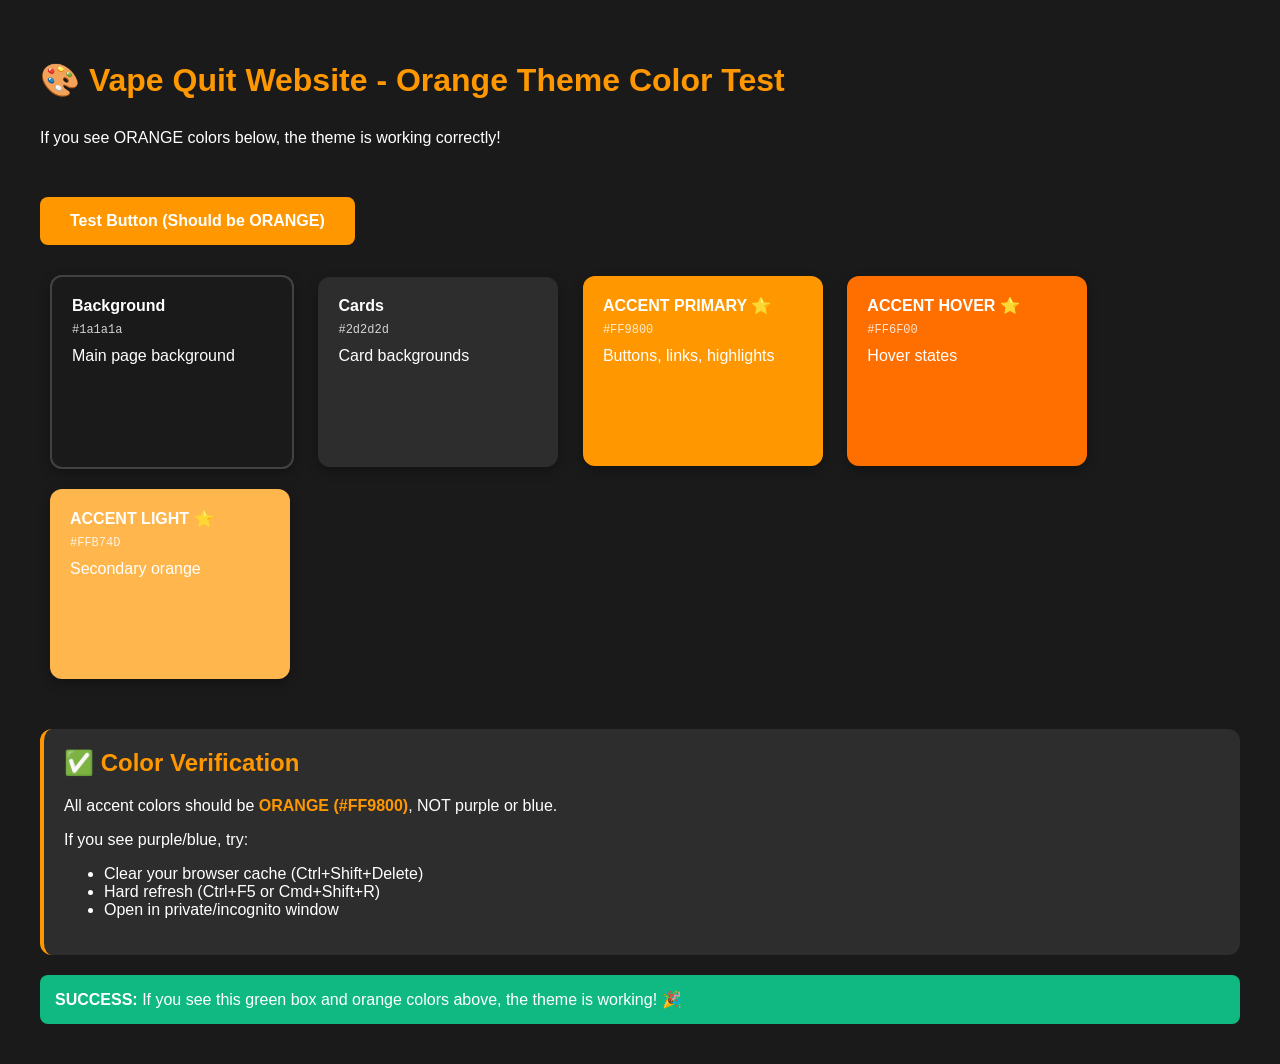
<file: color-test.html>
<!DOCTYPE html>
<html lang="en">
<head>
    <meta charset="UTF-8">
    <meta name="viewport" content="width=device-width, initial-scale=1.0">
    <title>Color Test - Vape Quit Orange Theme</title>
    <style>
        body {
            margin: 0;
            padding: 40px;
            background: #1a1a1a;
            font-family: Arial, sans-serif;
            color: white;
        }
        
        .color-box {
            display: inline-block;
            width: 200px;
            height: 150px;
            margin: 10px;
            border-radius: 12px;
            padding: 20px;
            box-shadow: 0 4px 12px rgba(0,0,0,0.3);
        }
        
        .color-name {
            font-weight: bold;
            margin-bottom: 8px;
        }
        
        .color-code {
            font-size: 12px;
            opacity: 0.8;
            font-family: monospace;
        }
        
        h1 {
            color: #FF9800;
            margin-bottom: 30px;
        }
        
        .test-button {
            background: #FF9800;
            color: white;
            padding: 15px 30px;
            border: none;
            border-radius: 8px;
            font-size: 16px;
            font-weight: bold;
            cursor: pointer;
            margin: 20px 0;
        }
        
        .test-button:hover {
            background: #FF6F00;
        }
    </style>
</head>
<body>
    <h1>🎨 Vape Quit Website - Orange Theme Color Test</h1>
    
    <p style="margin-bottom: 30px;">If you see ORANGE colors below, the theme is working correctly!</p>
    
    <button class="test-button">Test Button (Should be ORANGE)</button>
    
    <div>
        <div class="color-box" style="background: #1a1a1a; border: 2px solid #424242;">
            <div class="color-name">Background</div>
            <div class="color-code">#1a1a1a</div>
            <div style="margin-top: 10px;">Main page background</div>
        </div>
        
        <div class="color-box" style="background: #2d2d2d;">
            <div class="color-name">Cards</div>
            <div class="color-code">#2d2d2d</div>
            <div style="margin-top: 10px;">Card backgrounds</div>
        </div>
        
        <div class="color-box" style="background: #FF9800;">
            <div class="color-name">ACCENT PRIMARY ⭐</div>
            <div class="color-code">#FF9800</div>
            <div style="margin-top: 10px;">Buttons, links, highlights</div>
        </div>
        
        <div class="color-box" style="background: #FF6F00;">
            <div class="color-name">ACCENT HOVER ⭐</div>
            <div class="color-code">#FF6F00</div>
            <div style="margin-top: 10px;">Hover states</div>
        </div>
        
        <div class="color-box" style="background: #FFB74D;">
            <div class="color-name">ACCENT LIGHT ⭐</div>
            <div class="color-code">#FFB74D</div>
            <div style="margin-top: 10px;">Secondary orange</div>
        </div>
    </div>
    
    <div style="margin-top: 40px; padding: 20px; background: #2d2d2d; border-radius: 12px; border-left: 4px solid #FF9800;">
        <h2 style="color: #FF9800; margin-top: 0;">✅ Color Verification</h2>
        <p>All accent colors should be <strong style="color: #FF9800;">ORANGE (#FF9800)</strong>, NOT purple or blue.</p>
        <p>If you see purple/blue, try:</p>
        <ul>
            <li>Clear your browser cache (Ctrl+Shift+Delete)</li>
            <li>Hard refresh (Ctrl+F5 or Cmd+Shift+R)</li>
            <li>Open in private/incognito window</li>
        </ul>
    </div>
    
    <div style="margin-top: 20px; padding: 15px; background: #10b981; border-radius: 8px;">
        <strong>SUCCESS:</strong> If you see this green box and orange colors above, the theme is working! 🎉
    </div>
</body>
</html>
</file>
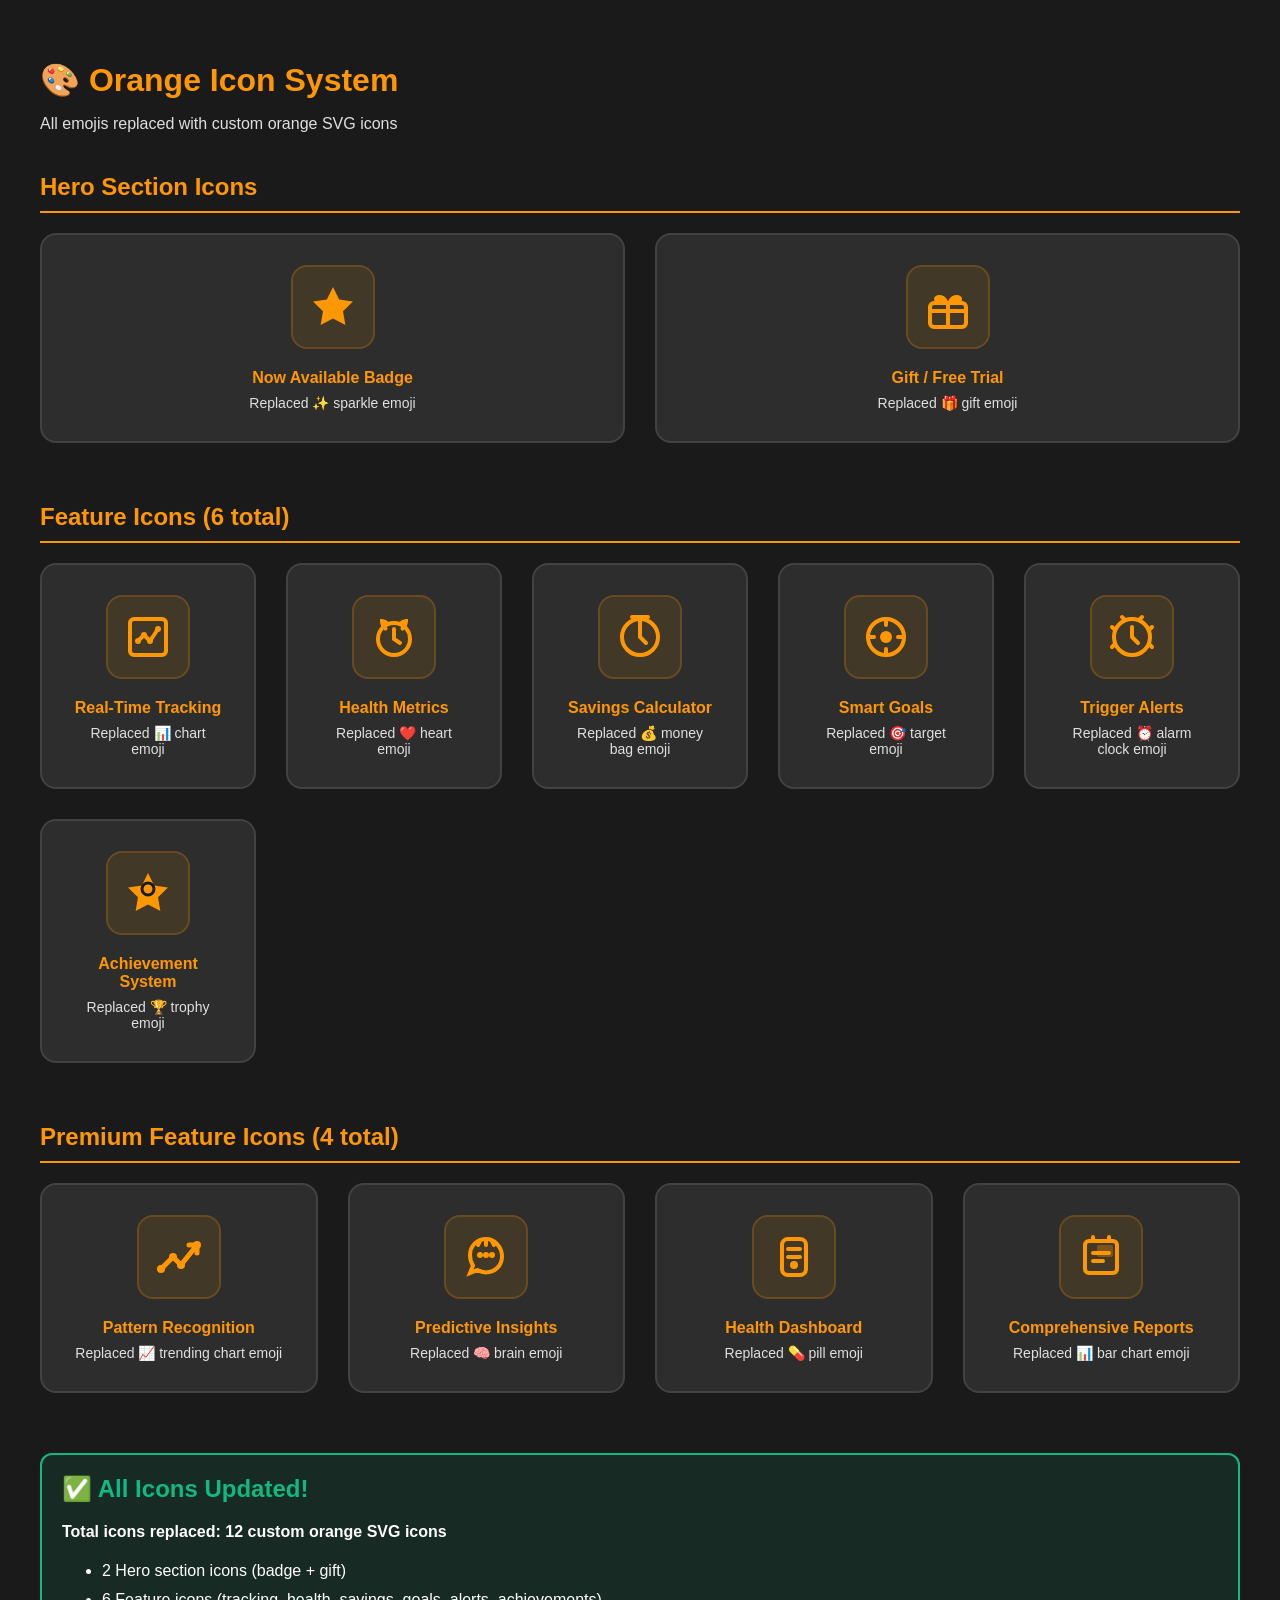
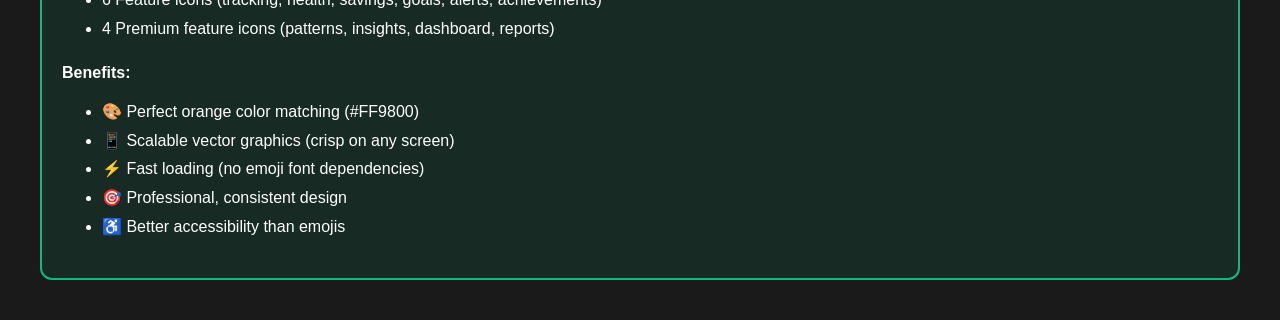
<file: icons-preview.html>
<!DOCTYPE html>
<html lang="en">
<head>
    <meta charset="UTF-8">
    <meta name="viewport" content="width=device-width, initial-scale=1.0">
    <title>Orange Icons Preview - Vape Quit</title>
    <style>
        body {
            margin: 0;
            padding: 40px;
            background: #1a1a1a;
            font-family: Arial, sans-serif;
            color: white;
        }
        
        h1 {
            color: #FF9800;
            margin-bottom: 10px;
        }
        
        .subtitle {
            color: #e0e0e0;
            margin-bottom: 40px;
        }
        
        .icon-grid {
            display: grid;
            grid-template-columns: repeat(auto-fit, minmax(200px, 1fr));
            gap: 30px;
            margin-bottom: 60px;
        }
        
        .icon-card {
            background: #2d2d2d;
            padding: 30px;
            border-radius: 16px;
            text-align: center;
            border: 2px solid #424242;
        }
        
        .icon-wrapper {
            width: 80px;
            height: 80px;
            margin: 0 auto 20px;
            background: rgba(255, 152, 0, 0.1);
            border-radius: 16px;
            display: flex;
            align-items: center;
            justify-content: center;
            border: 2px solid rgba(255, 152, 0, 0.2);
        }
        
        .icon-name {
            color: #FF9800;
            font-weight: bold;
            margin-bottom: 8px;
        }
        
        .icon-desc {
            color: #e0e0e0;
            font-size: 14px;
        }
        
        .section-title {
            color: #FF9800;
            font-size: 24px;
            margin: 40px 0 20px 0;
            border-bottom: 2px solid #FF9800;
            padding-bottom: 10px;
        }
        
        .success-box {
            background: rgba(16, 185, 129, 0.1);
            border: 2px solid #10b981;
            padding: 20px;
            border-radius: 12px;
            margin-top: 40px;
        }
        
        .success-box h2 {
            color: #10b981;
            margin-top: 0;
        }
    </style>
</head>
<body>
    <h1>🎨 Orange Icon System</h1>
    <p class="subtitle">All emojis replaced with custom orange SVG icons</p>

    <h2 class="section-title">Hero Section Icons</h2>
    <div class="icon-grid">
        <div class="icon-card">
            <div class="icon-wrapper">
                <svg width="48" height="48" viewBox="0 0 24 24" fill="none">
                    <path d="M12 2L15.09 8.26L22 9.27L17 14.14L18.18 21.02L12 17.77L5.82 21.02L7 14.14L2 9.27L8.91 8.26L12 2Z" fill="#FF9800"/>
                </svg>
            </div>
            <div class="icon-name">Now Available Badge</div>
            <div class="icon-desc">Replaced ✨ sparkle emoji</div>
        </div>
        
        <div class="icon-card">
            <div class="icon-wrapper">
                <svg width="48" height="48" viewBox="0 0 24 24" fill="none">
                    <rect x="3" y="10" width="18" height="12" rx="2" stroke="#FF9800" stroke-width="2" fill="none"/>
                    <path d="M3 14H21" stroke="#FF9800" stroke-width="2"/>
                    <path d="M12 10V22" stroke="#FF9800" stroke-width="2"/>
                    <path d="M12 10C12 8 10 6 8 6C6 6 5 7 5 8C5 9 6 10 8 10H12Z" fill="#FF9800"/>
                    <path d="M12 10C12 8 14 6 16 6C18 6 19 7 19 8C19 9 18 10 16 10H12Z" fill="#FF9800"/>
                </svg>
            </div>
            <div class="icon-name">Gift / Free Trial</div>
            <div class="icon-desc">Replaced 🎁 gift emoji</div>
        </div>
    </div>

    <h2 class="section-title">Feature Icons (6 total)</h2>
    <div class="icon-grid">
        <div class="icon-card">
            <div class="icon-wrapper">
                <svg width="48" height="48" viewBox="0 0 24 24" fill="none">
                    <rect x="3" y="3" width="18" height="18" rx="2" stroke="#FF9800" stroke-width="2"/>
                    <path d="M7 14L10 11L13 14L17 8" stroke="#FF9800" stroke-width="2" stroke-linecap="round" stroke-linejoin="round"/>
                    <circle cx="7" cy="14" r="1.5" fill="#FF9800"/>
                    <circle cx="10" cy="11" r="1.5" fill="#FF9800"/>
                    <circle cx="13" cy="14" r="1.5" fill="#FF9800"/>
                    <circle cx="17" cy="8" r="1.5" fill="#FF9800"/>
                </svg>
            </div>
            <div class="icon-name">Real-Time Tracking</div>
            <div class="icon-desc">Replaced 📊 chart emoji</div>
        </div>
        
        <div class="icon-card">
            <div class="icon-wrapper">
                <svg width="48" height="48" viewBox="0 0 24 24" fill="none">
                    <path d="M12 21C16.4183 21 20 17.4183 20 13C20 8.58172 16.4183 5 12 5C7.58172 5 4 8.58172 4 13C4 17.4183 7.58172 21 12 21Z" stroke="#FF9800" stroke-width="2"/>
                    <path d="M12 8V13L15 15" stroke="#FF9800" stroke-width="2" stroke-linecap="round"/>
                    <path d="M16.24 7.76C17.32 6.68 18 5.5 18 4C18 4 16.5 4 15 5.5" stroke="#FF9800" stroke-width="2" stroke-linecap="round"/>
                    <path d="M7.76 7.76C6.68 6.68 6 5.5 6 4C6 4 7.5 4 9 5.5" stroke="#FF9800" stroke-width="2" stroke-linecap="round"/>
                </svg>
            </div>
            <div class="icon-name">Health Metrics</div>
            <div class="icon-desc">Replaced ❤️ heart emoji</div>
        </div>
        
        <div class="icon-card">
            <div class="icon-wrapper">
                <svg width="48" height="48" viewBox="0 0 24 24" fill="none">
                    <circle cx="12" cy="12" r="9" stroke="#FF9800" stroke-width="2"/>
                    <path d="M12 6V12L15 15" stroke="#FF9800" stroke-width="2" stroke-linecap="round"/>
                    <path d="M8 2H16M12 2V6" stroke="#FF9800" stroke-width="2" stroke-linecap="round"/>
                </svg>
            </div>
            <div class="icon-name">Savings Calculator</div>
            <div class="icon-desc">Replaced 💰 money bag emoji</div>
        </div>
        
        <div class="icon-card">
            <div class="icon-wrapper">
                <svg width="48" height="48" viewBox="0 0 24 24" fill="none">
                    <circle cx="12" cy="12" r="9" stroke="#FF9800" stroke-width="2"/>
                    <circle cx="12" cy="12" r="3" fill="#FF9800"/>
                    <path d="M12 3V6M12 18V21M3 12H6M18 12H21" stroke="#FF9800" stroke-width="2" stroke-linecap="round"/>
                </svg>
            </div>
            <div class="icon-name">Smart Goals</div>
            <div class="icon-desc">Replaced 🎯 target emoji</div>
        </div>
        
        <div class="icon-card">
            <div class="icon-wrapper">
                <svg width="48" height="48" viewBox="0 0 24 24" fill="none">
                    <circle cx="12" cy="12" r="9" stroke="#FF9800" stroke-width="2"/>
                    <path d="M12 7V12L15 15" stroke="#FF9800" stroke-width="2" stroke-linecap="round" stroke-linejoin="round"/>
                    <path d="M8.5 3.5L7 2M15.5 3.5L17 2M3.5 8.5L2 7M3.5 15.5L2 17M20.5 8.5L22 7M20.5 15.5L22 17" stroke="#FF9800" stroke-width="2" stroke-linecap="round"/>
                </svg>
            </div>
            <div class="icon-name">Trigger Alerts</div>
            <div class="icon-desc">Replaced ⏰ alarm clock emoji</div>
        </div>
        
        <div class="icon-card">
            <div class="icon-wrapper">
                <svg width="48" height="48" viewBox="0 0 24 24" fill="none">
                    <path d="M12 2L15.09 8.26L22 9.27L17 14.14L18.18 21.02L12 17.77L5.82 21.02L7 14.14L2 9.27L8.91 8.26L12 2Z" fill="#FF9800"/>
                    <circle cx="12" cy="10" r="3" stroke="#1a1a1a" stroke-width="1.5"/>
                </svg>
            </div>
            <div class="icon-name">Achievement System</div>
            <div class="icon-desc">Replaced 🏆 trophy emoji</div>
        </div>
    </div>

    <h2 class="section-title">Premium Feature Icons (4 total)</h2>
    <div class="icon-grid">
        <div class="icon-card">
            <div class="icon-wrapper">
                <svg width="48" height="48" viewBox="0 0 24 24" fill="none">
                    <path d="M3 18L9 12L13 16L21 6" stroke="#FF9800" stroke-width="2.5" stroke-linecap="round" stroke-linejoin="round"/>
                    <path d="M21 6H17M21 6V10" stroke="#FF9800" stroke-width="2.5" stroke-linecap="round" stroke-linejoin="round"/>
                    <circle cx="3" cy="18" r="2" fill="#FF9800"/>
                    <circle cx="9" cy="12" r="2" fill="#FF9800"/>
                    <circle cx="13" cy="16" r="2" fill="#FF9800"/>
                    <circle cx="21" cy="6" r="2" fill="#FF9800"/>
                </svg>
            </div>
            <div class="icon-name">Pattern Recognition</div>
            <div class="icon-desc">Replaced 📈 trending chart emoji</div>
        </div>
        
        <div class="icon-card">
            <div class="icon-wrapper">
                <svg width="48" height="48" viewBox="0 0 24 24" fill="none">
                    <path d="M12 3C7.5 3 4 6.5 4 11C4 13 4.5 14.8 5.5 16.3L4 20L7.7 18.5C9.2 19.3 10.6 19.7 12 19.7C16.5 19.7 20 16.2 20 11.7C20 7.2 16.5 3 12 3Z" stroke="#FF9800" stroke-width="2" fill="none"/>
                    <circle cx="9" cy="11" r="1.5" fill="#FF9800"/>
                    <circle cx="12" cy="11" r="1.5" fill="#FF9800"/>
                    <circle cx="15" cy="11" r="1.5" fill="#FF9800"/>
                    <path d="M12 3V6" stroke="#FF9800" stroke-width="2" stroke-linecap="round"/>
                    <path d="M9 4L8 6" stroke="#FF9800" stroke-width="2" stroke-linecap="round"/>
                    <path d="M15 4L16 6" stroke="#FF9800" stroke-width="2" stroke-linecap="round"/>
                </svg>
            </div>
            <div class="icon-name">Predictive Insights</div>
            <div class="icon-desc">Replaced 🧠 brain emoji</div>
        </div>
        
        <div class="icon-card">
            <div class="icon-wrapper">
                <svg width="48" height="48" viewBox="0 0 24 24" fill="none">
                    <rect x="6" y="3" width="12" height="18" rx="3" stroke="#FF9800" stroke-width="2" fill="none"/>
                    <path d="M9 8H15M9 12H15" stroke="#FF9800" stroke-width="2" stroke-linecap="round"/>
                    <circle cx="12" cy="16" r="2" fill="#FF9800"/>
                    <path d="M10 3L14 3" stroke="#FF9800" stroke-width="2" stroke-linecap="round"/>
                </svg>
            </div>
            <div class="icon-name">Health Dashboard</div>
            <div class="icon-desc">Replaced 💊 pill emoji</div>
        </div>
        
        <div class="icon-card">
            <div class="icon-wrapper">
                <svg width="48" height="48" viewBox="0 0 24 24" fill="none">
                    <rect x="4" y="4" width="16" height="16" rx="2" stroke="#FF9800" stroke-width="2"/>
                    <path d="M8 10H16M8 14H13" stroke="#FF9800" stroke-width="2" stroke-linecap="round"/>
                    <path d="M8 4V2M16 4V2" stroke="#FF9800" stroke-width="2" stroke-linecap="round"/>
                    <rect x="10" y="6" width="8" height="6" rx="1" fill="#FF9800" opacity="0.3"/>
                </svg>
            </div>
            <div class="icon-name">Comprehensive Reports</div>
            <div class="icon-desc">Replaced 📊 bar chart emoji</div>
        </div>
    </div>

    <div class="success-box">
        <h2>✅ All Icons Updated!</h2>
        <p><strong>Total icons replaced: 12 custom orange SVG icons</strong></p>
        <ul style="line-height: 1.8;">
            <li>2 Hero section icons (badge + gift)</li>
            <li>6 Feature icons (tracking, health, savings, goals, alerts, achievements)</li>
            <li>4 Premium feature icons (patterns, insights, dashboard, reports)</li>
        </ul>
        <p style="margin-top: 20px;"><strong>Benefits:</strong></p>
        <ul style="line-height: 1.8;">
            <li>🎨 Perfect orange color matching (#FF9800)</li>
            <li>📱 Scalable vector graphics (crisp on any screen)</li>
            <li>⚡ Fast loading (no emoji font dependencies)</li>
            <li>🎯 Professional, consistent design</li>
            <li>♿ Better accessibility than emojis</li>
        </ul>
    </div>
</body>
</html>
</file>
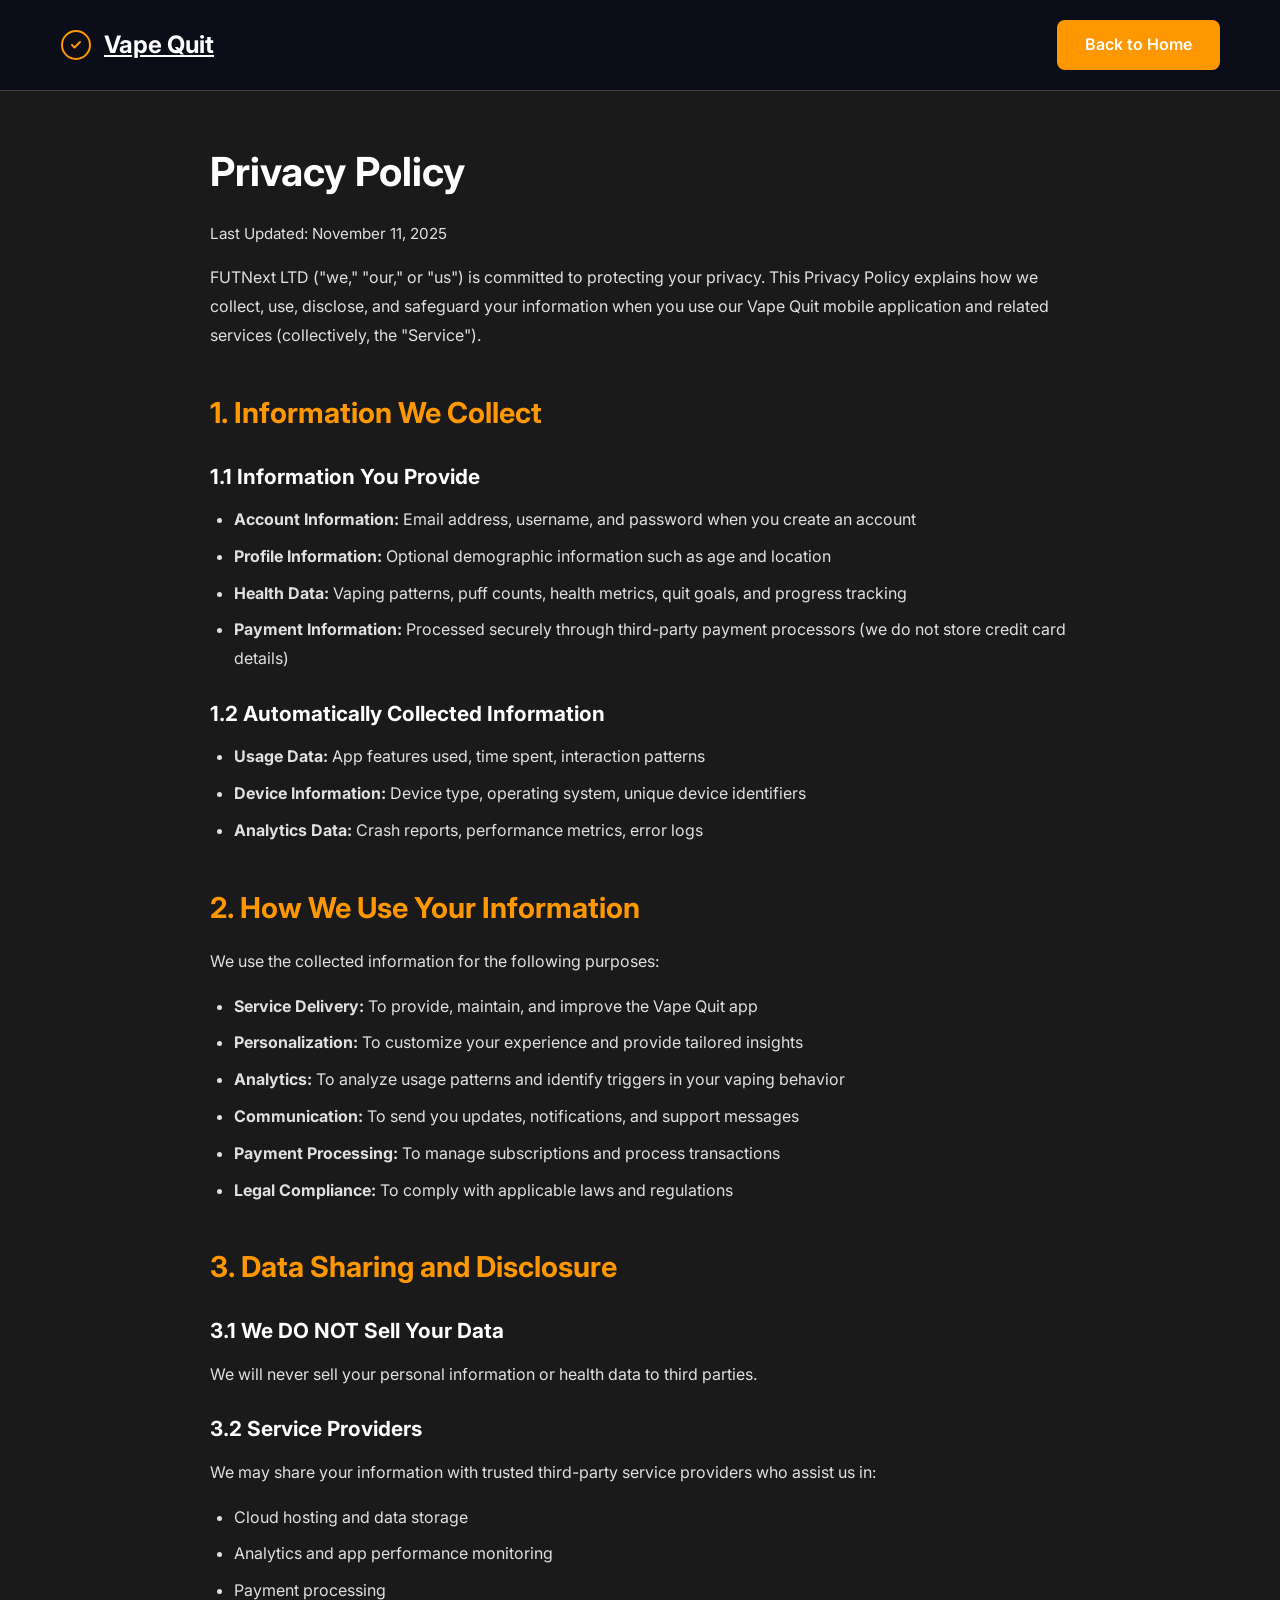
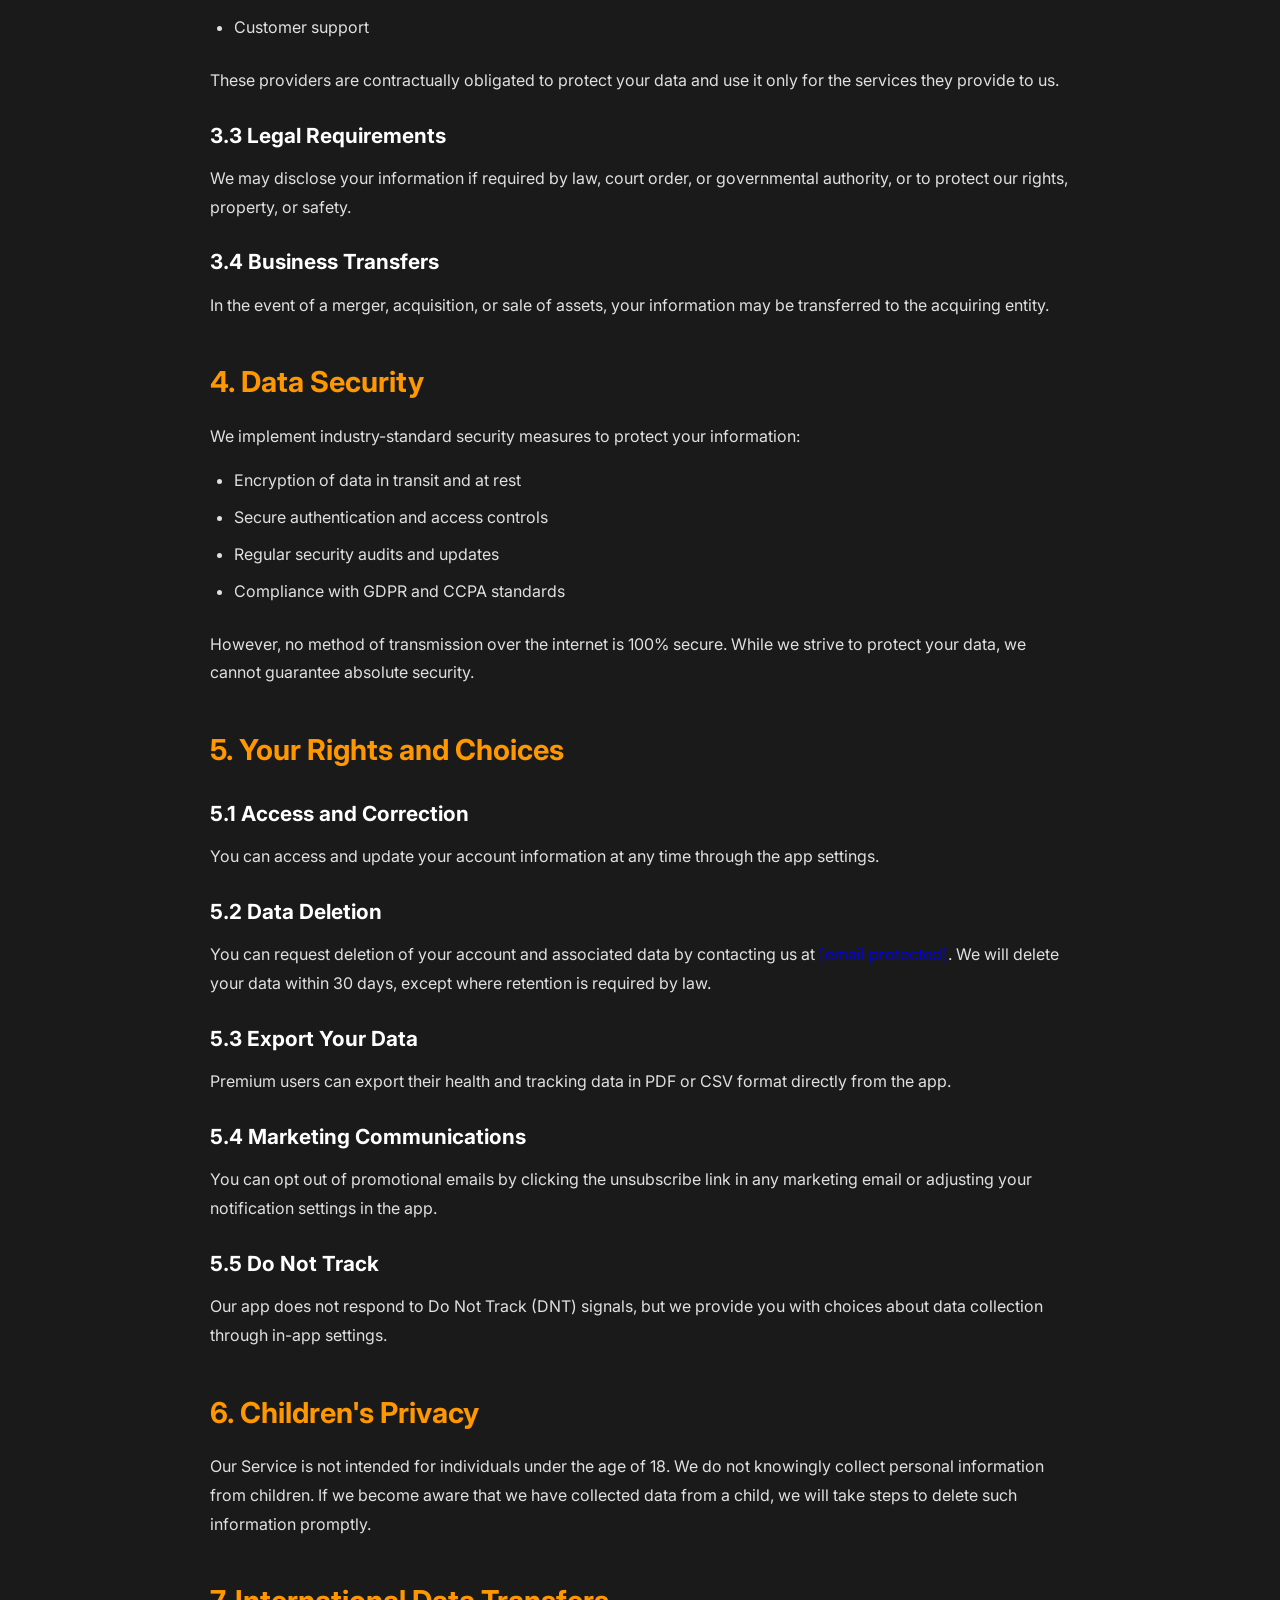
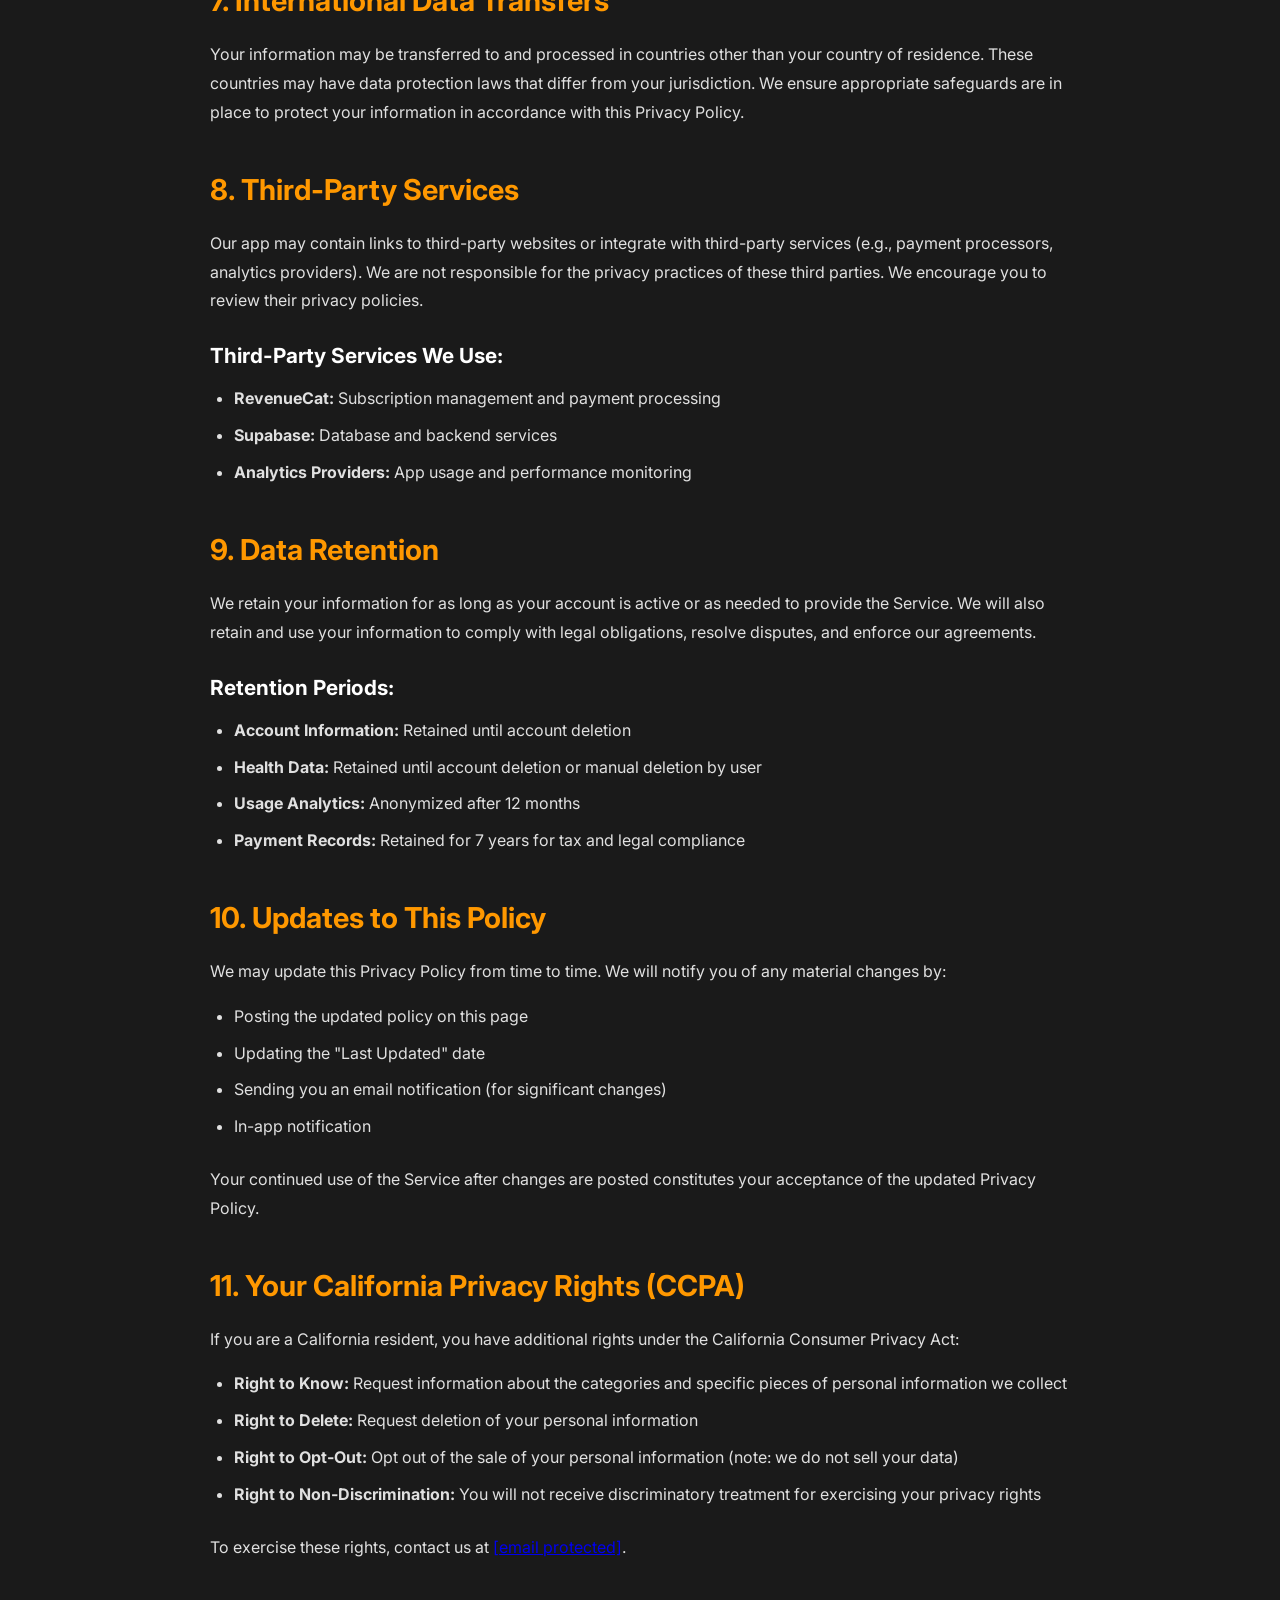
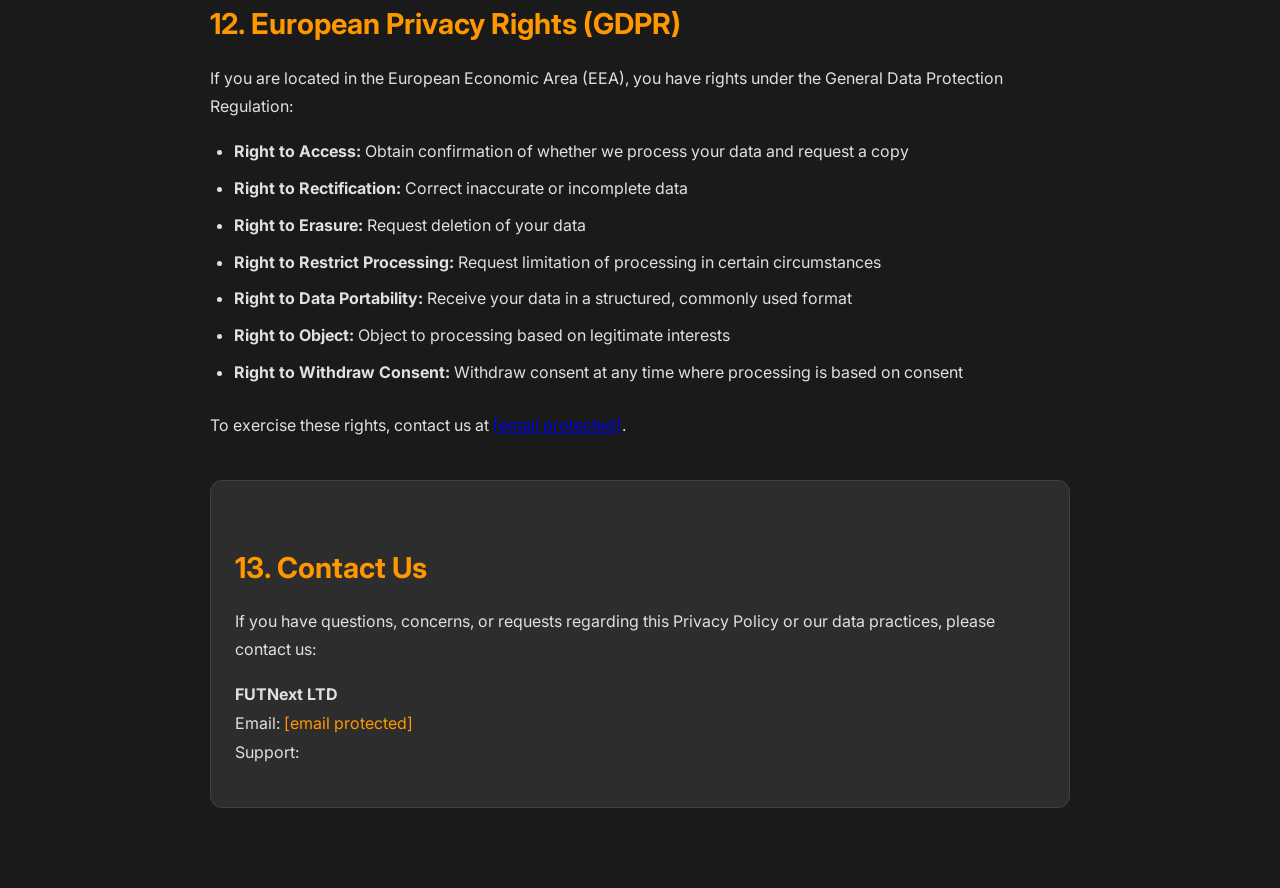
<file: privacy.html>
<!DOCTYPE html>
<html lang="en">
<head>
    <meta charset="UTF-8">
    <meta name="viewport" content="width=device-width, initial-scale=1.0">
    <title>Privacy Policy - Vape Quit</title>
    <link rel="stylesheet" href="styles.css?v=orange2025">
    <link href="https://fonts.googleapis.com/css2?family=Inter:wght@300;400;500;600;700&display=swap" rel="stylesheet">
    <style>
        .legal-page {
            padding: 140px 20px 80px;
            max-width: 900px;
            margin: 0 auto;
        }
        
        .legal-page h1 {
            font-size: 2.5rem;
            margin-bottom: 16px;
        }
        
        .last-updated {
            color: var(--text-muted);
            margin-bottom: 40px;
            font-size: 0.95rem;
        }
        
        .legal-page h2 {
            font-size: 1.8rem;
            margin-top: 40px;
            margin-bottom: 16px;
            color: var(--accent-primary);
        }
        
        .legal-page h3 {
            font-size: 1.3rem;
            margin-top: 24px;
            margin-bottom: 12px;
        }
        
        .legal-page p,
        .legal-page li {
            color: var(--text-secondary);
            line-height: 1.8;
            margin-bottom: 16px;
        }
        
        .legal-page ul {
            margin-left: 24px;
            margin-bottom: 24px;
        }
        
        .legal-page li {
            margin-bottom: 8px;
        }
        
        .contact-info {
            background: var(--bg-secondary);
            padding: 24px;
            border-radius: 12px;
            border: 1px solid var(--border-color);
            margin-top: 40px;
        }
        
        .contact-info a {
            color: var(--accent-primary);
            text-decoration: none;
        }
        
        .contact-info a:hover {
            text-decoration: underline;
        }
    </style>
</head>
<body>
    <!-- Navigation -->
    <nav class="navbar">
        <div class="container">
            <div class="nav-content">
                <a href="index.html" class="logo">
                    <svg width="32" height="32" viewBox="0 0 32 32" fill="none">
                        <circle cx="16" cy="16" r="14" stroke="currentColor" stroke-width="2"/>
                        <path d="M12 16L14.5 18.5L20 13" stroke="currentColor" stroke-width="2" stroke-linecap="round" stroke-linejoin="round"/>
                    </svg>
                    <span>Vape Quit</span>
                </a>
                <a href="index.html" class="btn-primary">Back to Home</a>
            </div>
        </div>
    </nav>

    <div class="legal-page">
        <h1>Privacy Policy</h1>
        <p class="last-updated">Last Updated: November 11, 2025</p>

        <p>FUTNext LTD ("we," "our," or "us") is committed to protecting your privacy. This Privacy Policy explains how we collect, use, disclose, and safeguard your information when you use our Vape Quit mobile application and related services (collectively, the "Service").</p>

        <h2>1. Information We Collect</h2>

        <h3>1.1 Information You Provide</h3>
        <ul>
            <li><strong>Account Information:</strong> Email address, username, and password when you create an account</li>
            <li><strong>Profile Information:</strong> Optional demographic information such as age and location</li>
            <li><strong>Health Data:</strong> Vaping patterns, puff counts, health metrics, quit goals, and progress tracking</li>
            <li><strong>Payment Information:</strong> Processed securely through third-party payment processors (we do not store credit card details)</li>
        </ul>

        <h3>1.2 Automatically Collected Information</h3>
        <ul>
            <li><strong>Usage Data:</strong> App features used, time spent, interaction patterns</li>
            <li><strong>Device Information:</strong> Device type, operating system, unique device identifiers</li>
            <li><strong>Analytics Data:</strong> Crash reports, performance metrics, error logs</li>
        </ul>

        <h2>2. How We Use Your Information</h2>

        <p>We use the collected information for the following purposes:</p>
        <ul>
            <li><strong>Service Delivery:</strong> To provide, maintain, and improve the Vape Quit app</li>
            <li><strong>Personalization:</strong> To customize your experience and provide tailored insights</li>
            <li><strong>Analytics:</strong> To analyze usage patterns and identify triggers in your vaping behavior</li>
            <li><strong>Communication:</strong> To send you updates, notifications, and support messages</li>
            <li><strong>Payment Processing:</strong> To manage subscriptions and process transactions</li>
            <li><strong>Legal Compliance:</strong> To comply with applicable laws and regulations</li>
        </ul>

        <h2>3. Data Sharing and Disclosure</h2>

        <h3>3.1 We DO NOT Sell Your Data</h3>
        <p>We will never sell your personal information or health data to third parties.</p>

        <h3>3.2 Service Providers</h3>
        <p>We may share your information with trusted third-party service providers who assist us in:</p>
        <ul>
            <li>Cloud hosting and data storage</li>
            <li>Analytics and app performance monitoring</li>
            <li>Payment processing</li>
            <li>Customer support</li>
        </ul>
        <p>These providers are contractually obligated to protect your data and use it only for the services they provide to us.</p>

        <h3>3.3 Legal Requirements</h3>
        <p>We may disclose your information if required by law, court order, or governmental authority, or to protect our rights, property, or safety.</p>

        <h3>3.4 Business Transfers</h3>
        <p>In the event of a merger, acquisition, or sale of assets, your information may be transferred to the acquiring entity.</p>

        <h2>4. Data Security</h2>

        <p>We implement industry-standard security measures to protect your information:</p>
        <ul>
            <li>Encryption of data in transit and at rest</li>
            <li>Secure authentication and access controls</li>
            <li>Regular security audits and updates</li>
            <li>Compliance with GDPR and CCPA standards</li>
        </ul>

        <p>However, no method of transmission over the internet is 100% secure. While we strive to protect your data, we cannot guarantee absolute security.</p>

        <h2>5. Your Rights and Choices</h2>

        <h3>5.1 Access and Correction</h3>
        <p>You can access and update your account information at any time through the app settings.</p>

        <h3>5.2 Data Deletion</h3>
        <p>You can request deletion of your account and associated data by contacting us at <a href="/cdn-cgi/l/email-protection#e090928996818399a09681908591958994ce819090"><span class="__cf_email__" data-cfemail="7b0b09120d1a18023b0d1a0b1e0a0e120f551a0b0b">[email&#160;protected]</span></a>. We will delete your data within 30 days, except where retention is required by law.</p>

        <h3>5.3 Export Your Data</h3>
        <p>Premium users can export their health and tracking data in PDF or CSV format directly from the app.</p>

        <h3>5.4 Marketing Communications</h3>
        <p>You can opt out of promotional emails by clicking the unsubscribe link in any marketing email or adjusting your notification settings in the app.</p>

        <h3>5.5 Do Not Track</h3>
        <p>Our app does not respond to Do Not Track (DNT) signals, but we provide you with choices about data collection through in-app settings.</p>

        <h2>6. Children's Privacy</h2>

        <p>Our Service is not intended for individuals under the age of 18. We do not knowingly collect personal information from children. If we become aware that we have collected data from a child, we will take steps to delete such information promptly.</p>

        <h2>7. International Data Transfers</h2>

        <p>Your information may be transferred to and processed in countries other than your country of residence. These countries may have data protection laws that differ from your jurisdiction. We ensure appropriate safeguards are in place to protect your information in accordance with this Privacy Policy.</p>

        <h2>8. Third-Party Services</h2>

        <p>Our app may contain links to third-party websites or integrate with third-party services (e.g., payment processors, analytics providers). We are not responsible for the privacy practices of these third parties. We encourage you to review their privacy policies.</p>

        <h3>Third-Party Services We Use:</h3>
        <ul>
            <li><strong>RevenueCat:</strong> Subscription management and payment processing</li>
            <li><strong>Supabase:</strong> Database and backend services</li>
            <li><strong>Analytics Providers:</strong> App usage and performance monitoring</li>
        </ul>

        <h2>9. Data Retention</h2>

        <p>We retain your information for as long as your account is active or as needed to provide the Service. We will also retain and use your information to comply with legal obligations, resolve disputes, and enforce our agreements.</p>

        <h3>Retention Periods:</h3>
        <ul>
            <li><strong>Account Information:</strong> Retained until account deletion</li>
            <li><strong>Health Data:</strong> Retained until account deletion or manual deletion by user</li>
            <li><strong>Usage Analytics:</strong> Anonymized after 12 months</li>
            <li><strong>Payment Records:</strong> Retained for 7 years for tax and legal compliance</li>
        </ul>

        <h2>10. Updates to This Policy</h2>

        <p>We may update this Privacy Policy from time to time. We will notify you of any material changes by:</p>
        <ul>
            <li>Posting the updated policy on this page</li>
            <li>Updating the "Last Updated" date</li>
            <li>Sending you an email notification (for significant changes)</li>
            <li>In-app notification</li>
        </ul>

        <p>Your continued use of the Service after changes are posted constitutes your acceptance of the updated Privacy Policy.</p>

        <h2>11. Your California Privacy Rights (CCPA)</h2>

        <p>If you are a California resident, you have additional rights under the California Consumer Privacy Act:</p>
        <ul>
            <li><strong>Right to Know:</strong> Request information about the categories and specific pieces of personal information we collect</li>
            <li><strong>Right to Delete:</strong> Request deletion of your personal information</li>
            <li><strong>Right to Opt-Out:</strong> Opt out of the sale of your personal information (note: we do not sell your data)</li>
            <li><strong>Right to Non-Discrimination:</strong> You will not receive discriminatory treatment for exercising your privacy rights</li>
        </ul>

        <p>To exercise these rights, contact us at <a href="/cdn-cgi/l/email-protection#80f0f2e9f6e1e3f9c0f6e1f0e5f1f5e9f4aee1f0f0"><span class="__cf_email__" data-cfemail="a1d1d3c8d7c0c2d8e1d7c0d1c4d0d4c8d58fc0d1d1">[email&#160;protected]</span></a>.</p>

        <h2>12. European Privacy Rights (GDPR)</h2>

        <p>If you are located in the European Economic Area (EEA), you have rights under the General Data Protection Regulation:</p>
        <ul>
            <li><strong>Right to Access:</strong> Obtain confirmation of whether we process your data and request a copy</li>
            <li><strong>Right to Rectification:</strong> Correct inaccurate or incomplete data</li>
            <li><strong>Right to Erasure:</strong> Request deletion of your data</li>
            <li><strong>Right to Restrict Processing:</strong> Request limitation of processing in certain circumstances</li>
            <li><strong>Right to Data Portability:</strong> Receive your data in a structured, commonly used format</li>
            <li><strong>Right to Object:</strong> Object to processing based on legitimate interests</li>
            <li><strong>Right to Withdraw Consent:</strong> Withdraw consent at any time where processing is based on consent</li>
        </ul>

        <p>To exercise these rights, contact us at <a href="/cdn-cgi/l/email-protection#c8b8baa1bea9abb188bea9b8adb9bda1bce6a9b8b8"><span class="__cf_email__" data-cfemail="d3a3a1baa5b2b0aa93a5b2a3b6a2a6baa7fdb2a3a3">[email&#160;protected]</span></a>.</p>

        <div class="contact-info">
            <h2>13. Contact Us</h2>
            <p>If you have questions, concerns, or requests regarding this Privacy Policy or our data practices, please contact us:</p>
            <p>
                <strong>FUTNext LTD</strong><br>
                Email: <a href="/cdn-cgi/l/email-protection#e090928996818399a09681908591958994ce819090"><span class="__cf_email__" data-cfemail="5b2b29322d3a38221b2d3a2b3e2a2e322f753a2b2b">[email&#160;protected]</span></a><br>
                Support: <a href="/cdn-cgi/l/email-protection#720107020
</file>
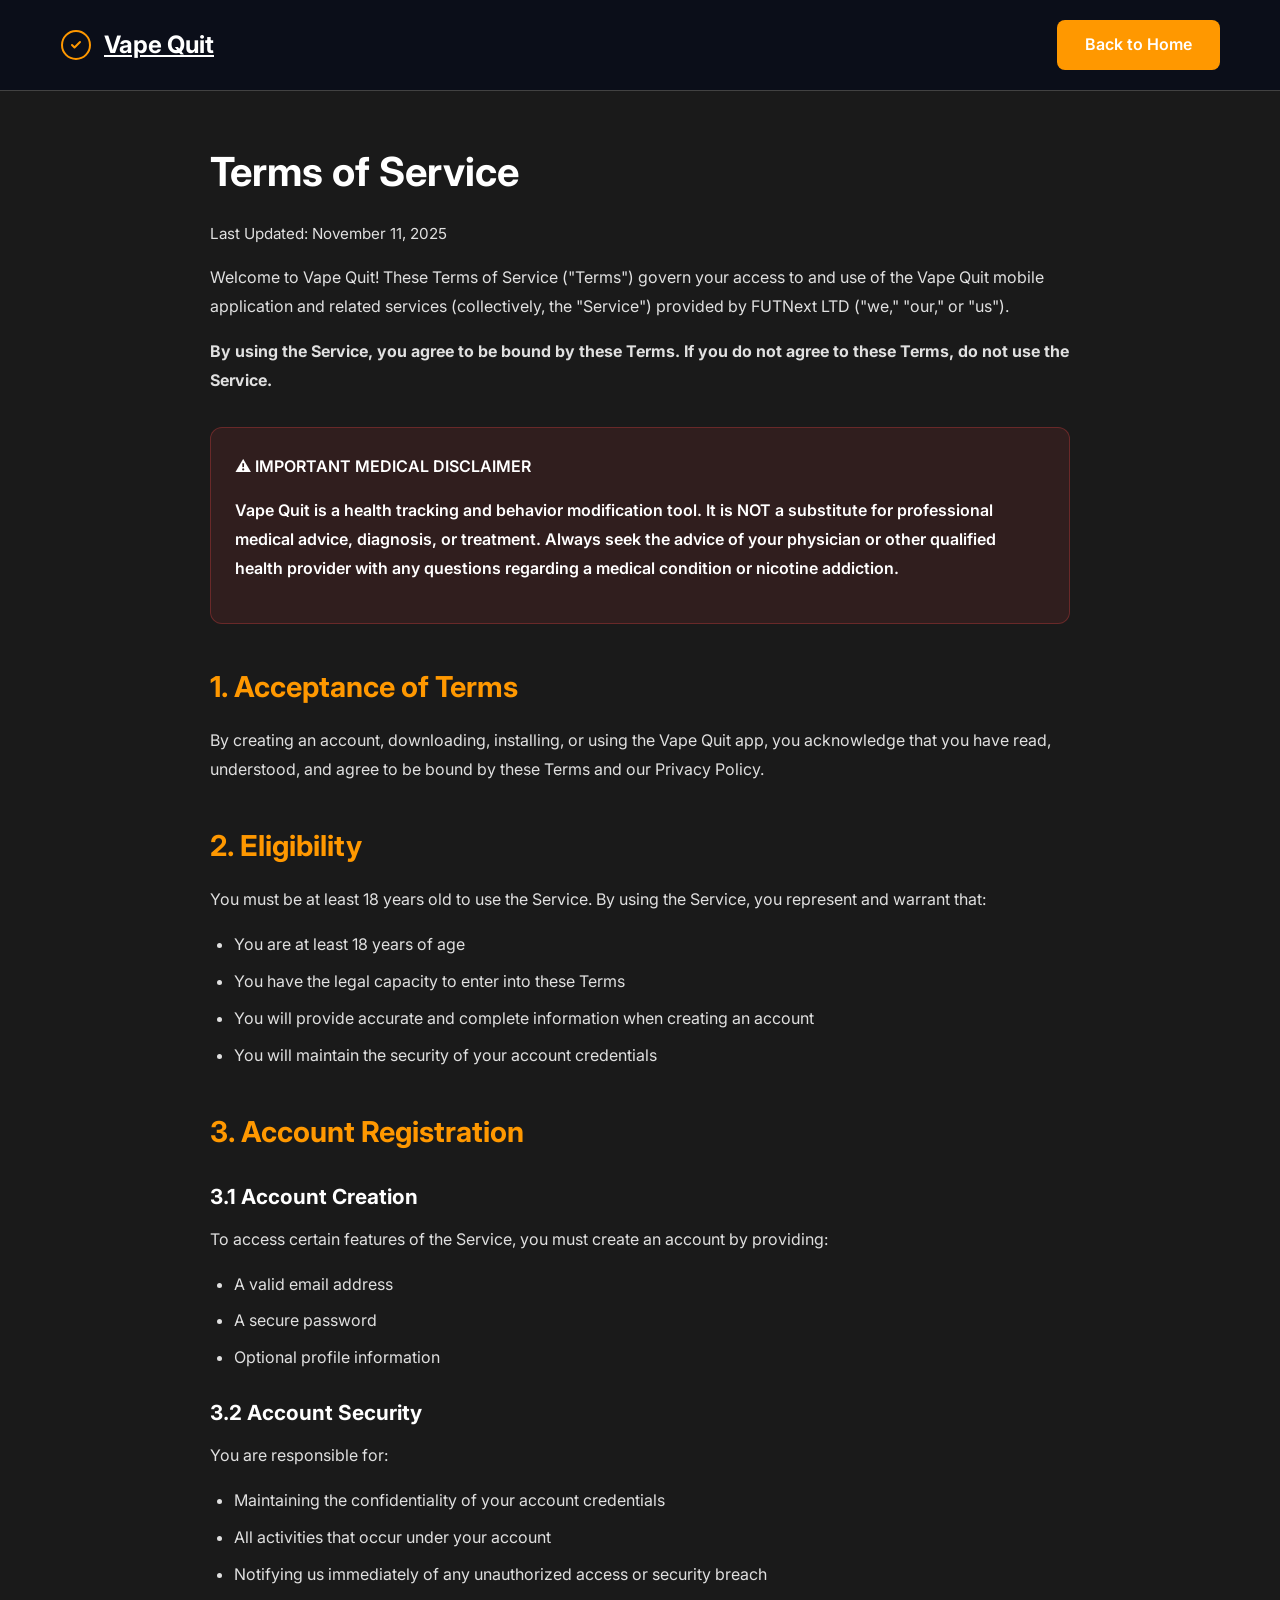
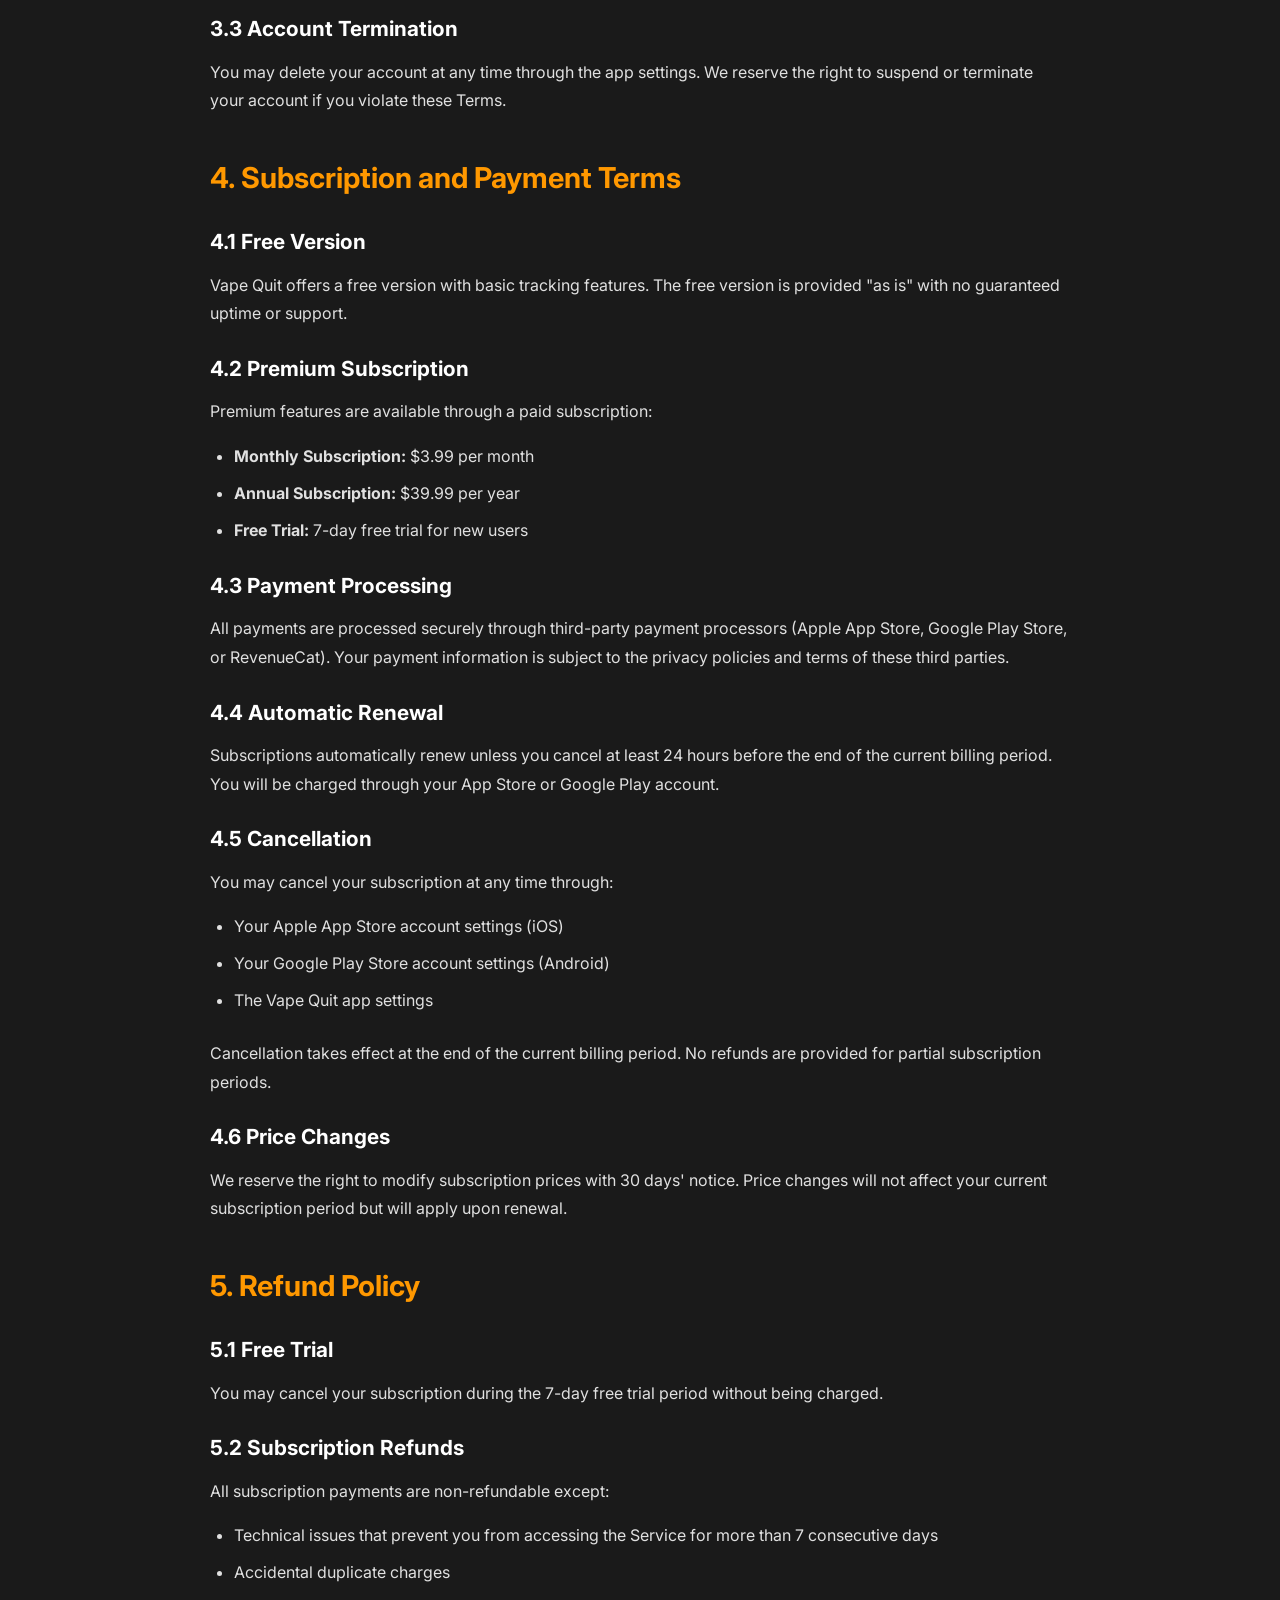
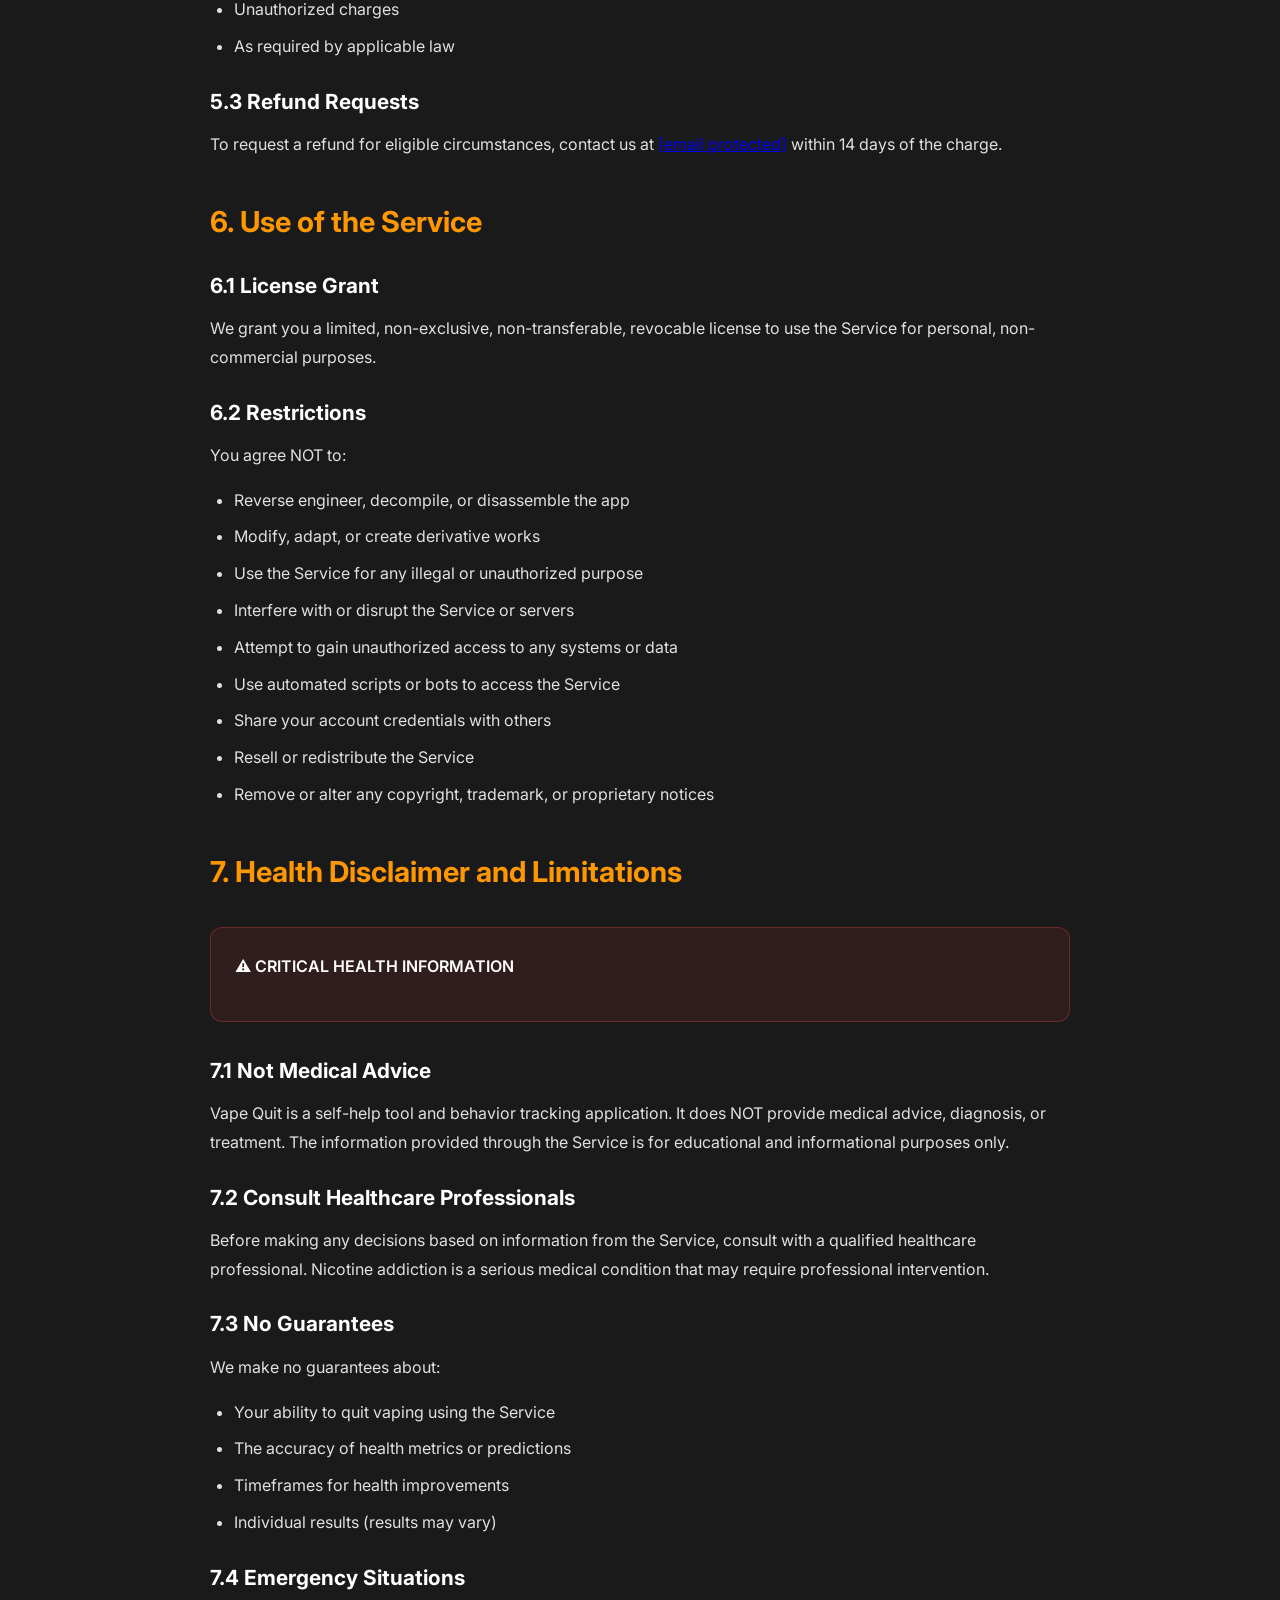
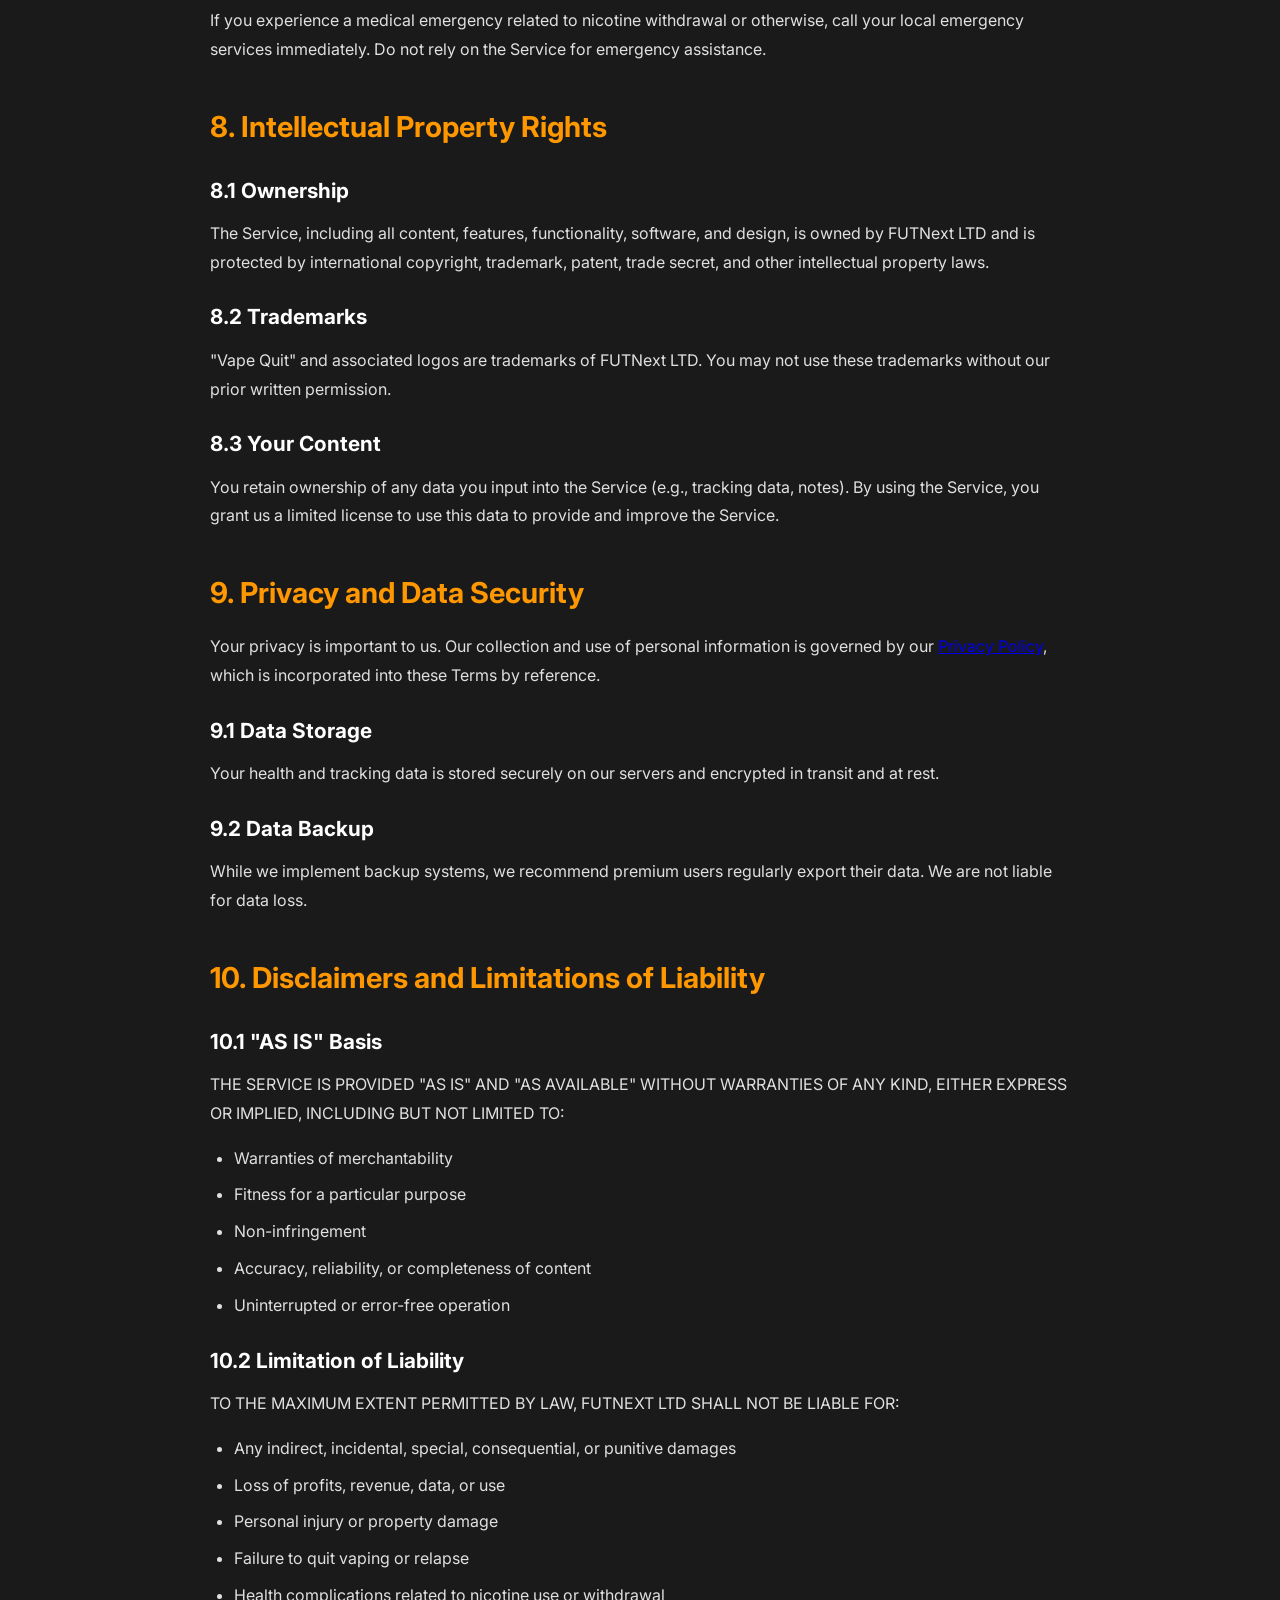
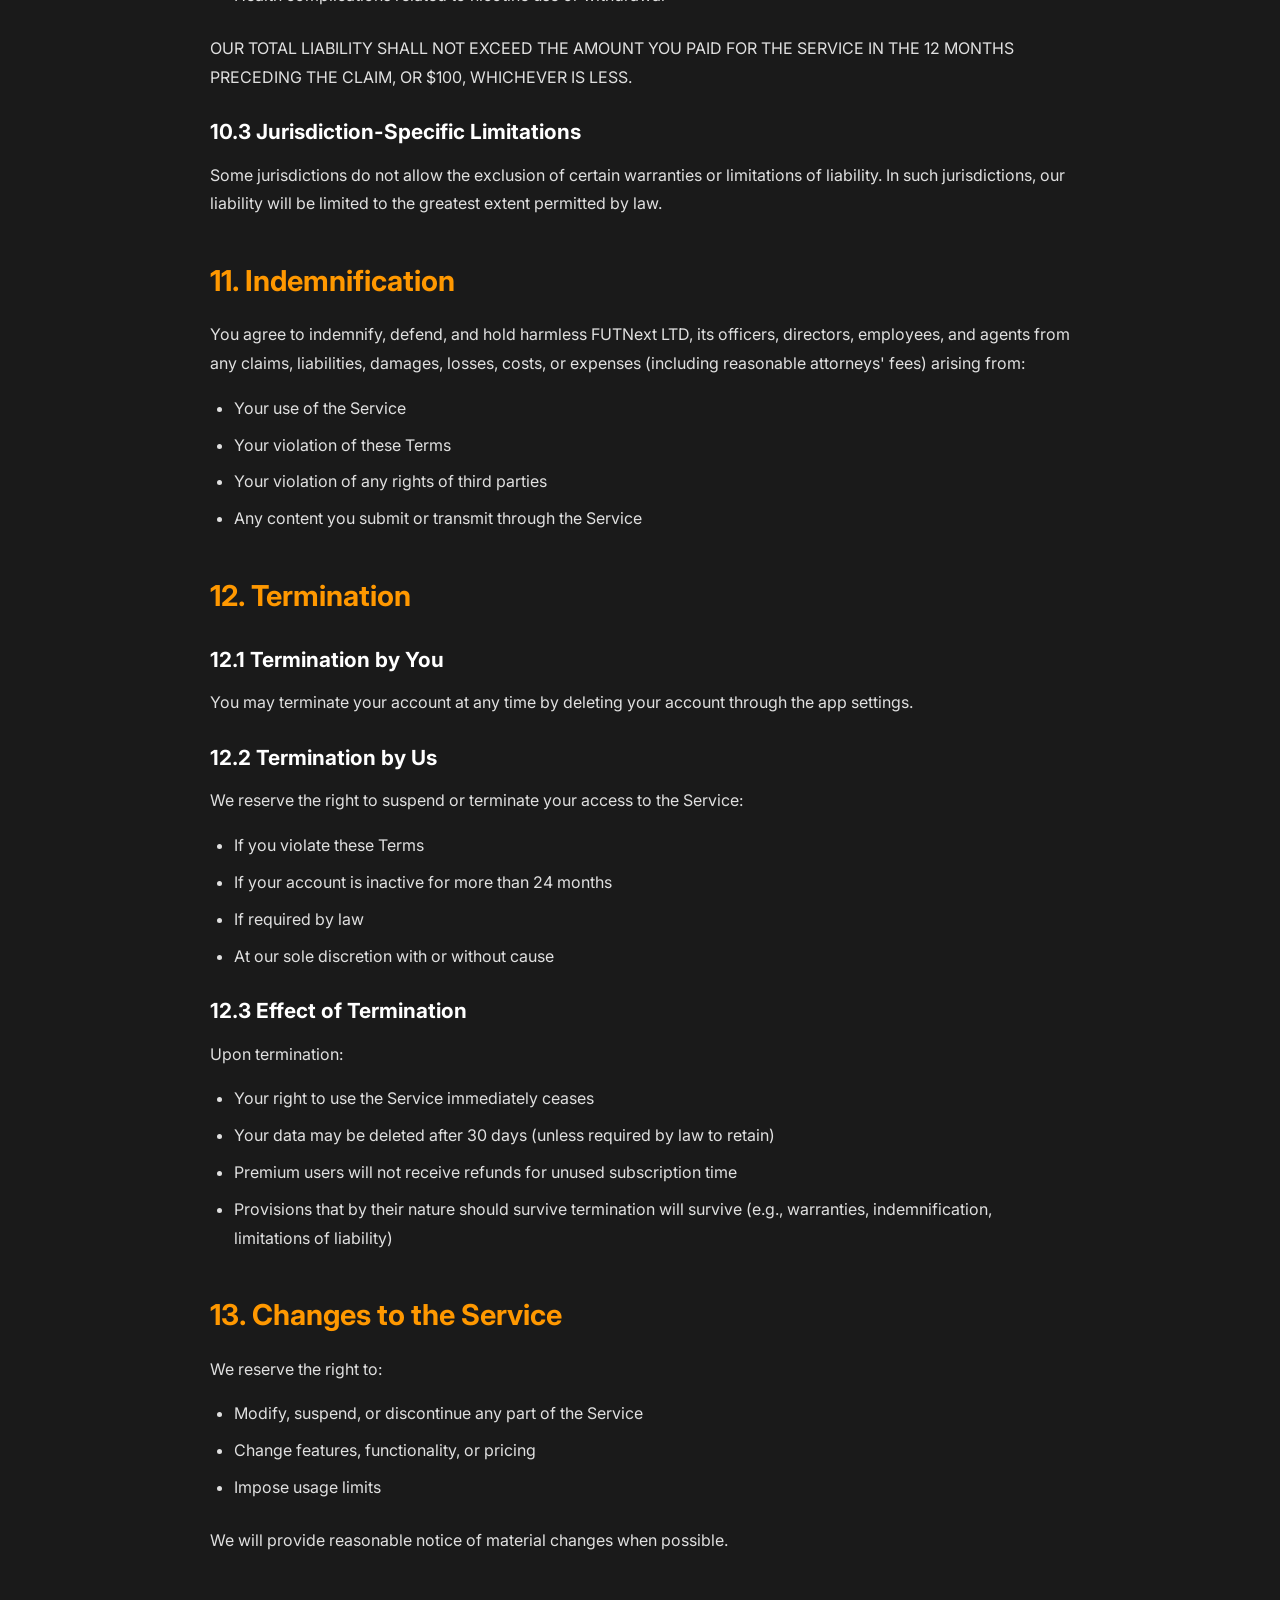
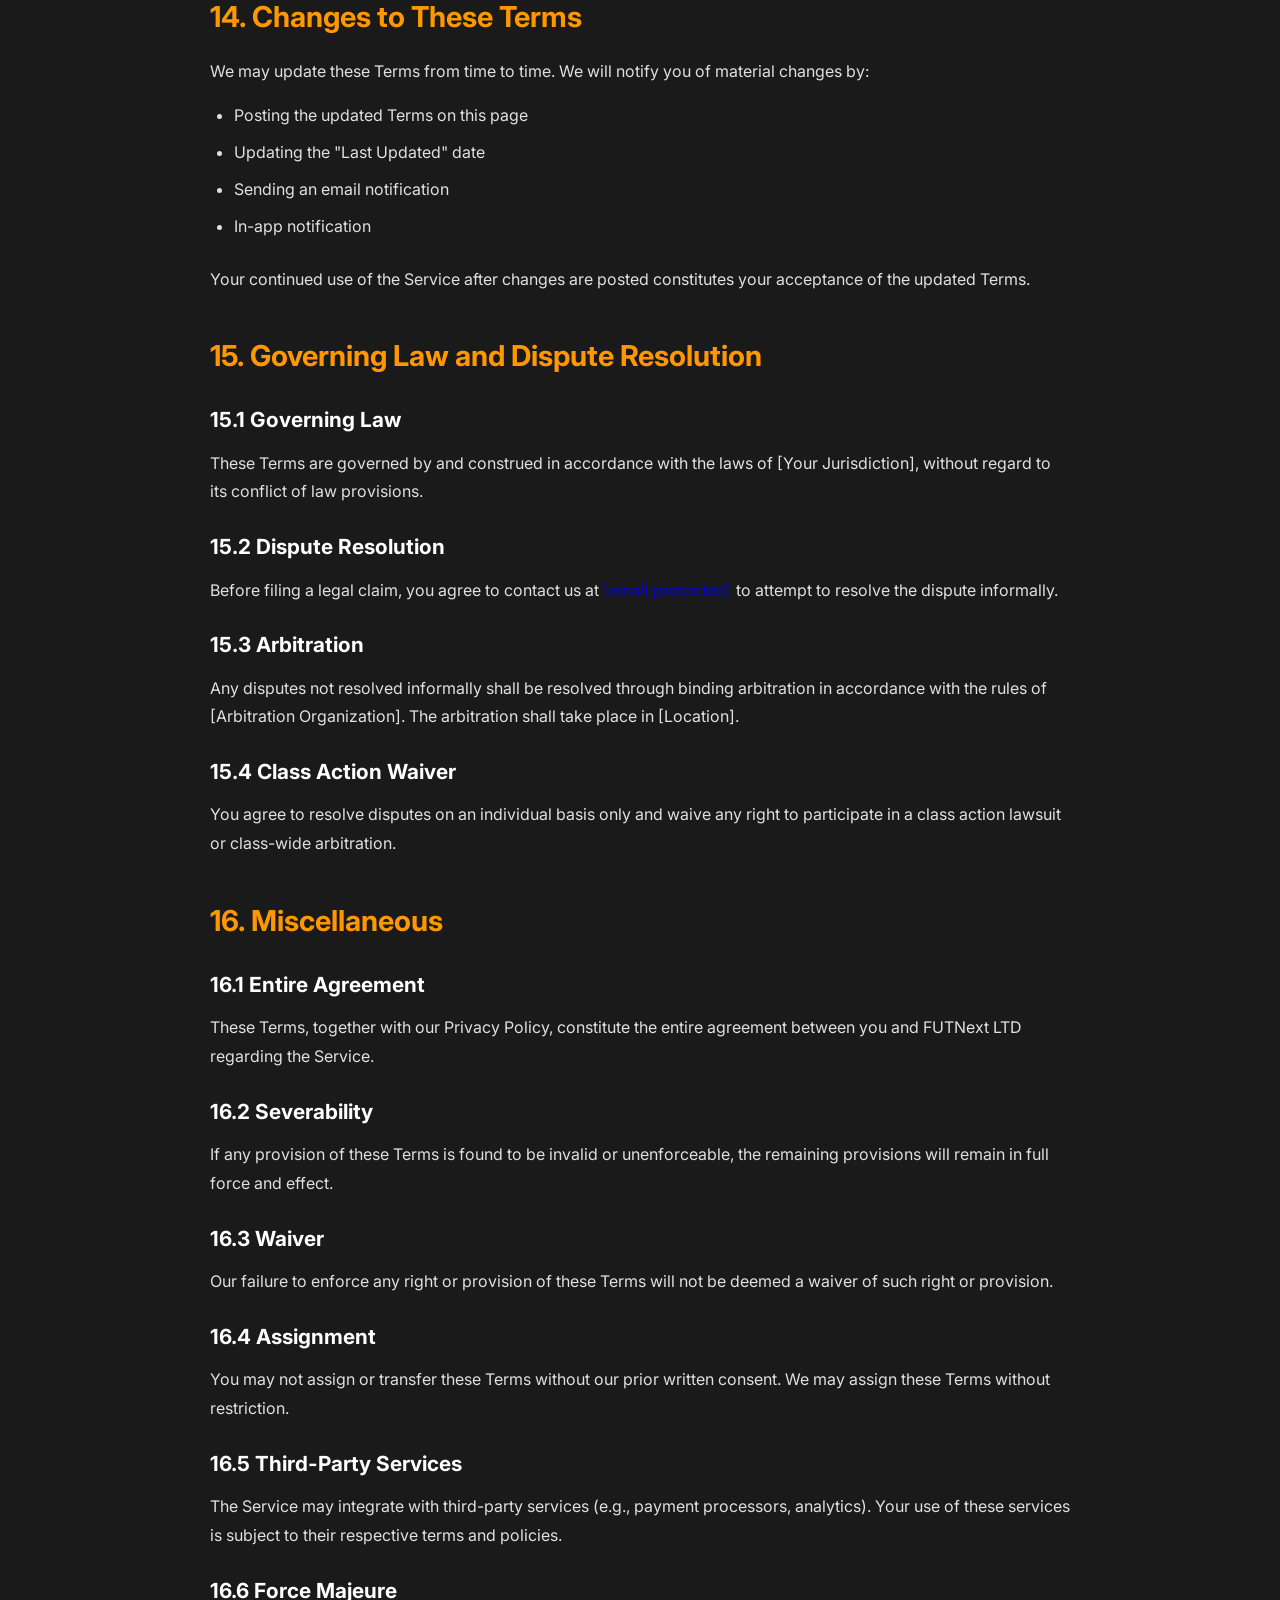
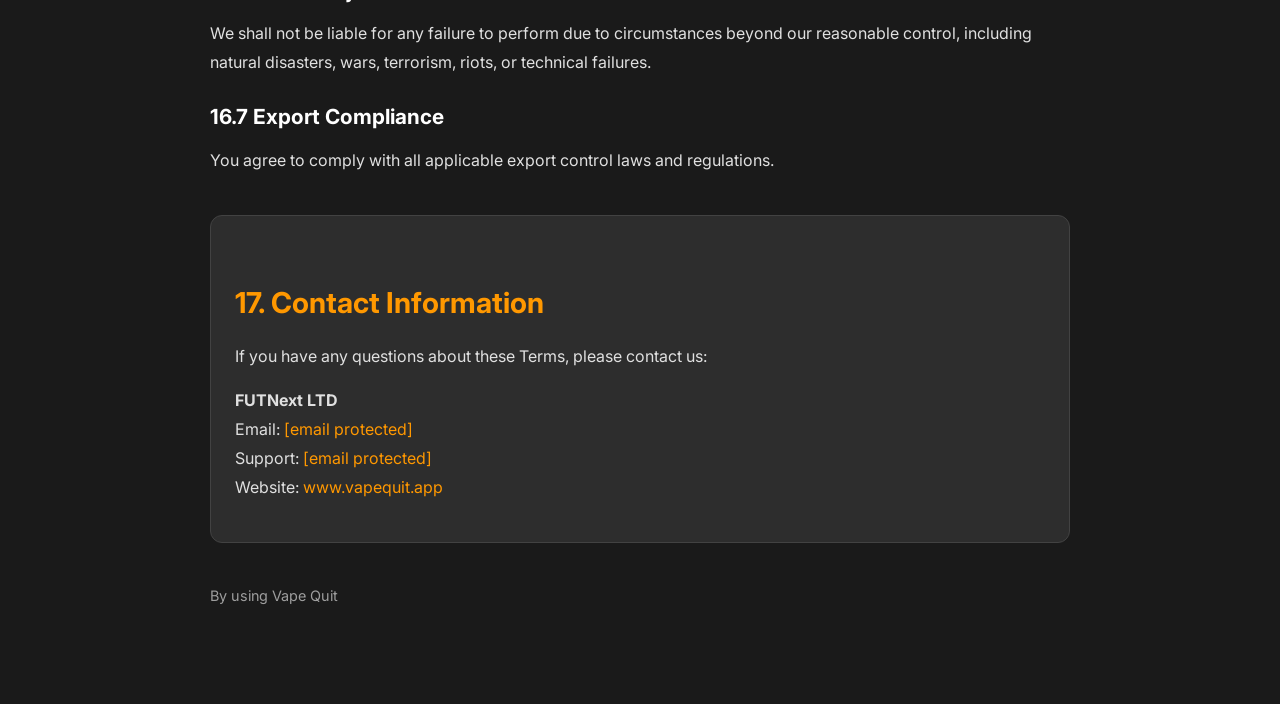
<file: terms.html>
<!DOCTYPE html>
<html lang="en">
<head>
    <meta charset="UTF-8">
    <meta name="viewport" content="width=device-width, initial-scale=1.0">
    <title>Terms of Service - Vape Quit</title>
    <link rel="stylesheet" href="styles.css?v=orange2025">
    <link href="https://fonts.googleapis.com/css2?family=Inter:wght@300;400;500;600;700&display=swap" rel="stylesheet">
    <style>
        .legal-page {
            padding: 140px 20px 80px;
            max-width: 900px;
            margin: 0 auto;
        }
        
        .legal-page h1 {
            font-size: 2.5rem;
            margin-bottom: 16px;
        }
        
        .last-updated {
            color: var(--text-muted);
            margin-bottom: 40px;
            font-size: 0.95rem;
        }
        
        .legal-page h2 {
            font-size: 1.8rem;
            margin-top: 40px;
            margin-bottom: 16px;
            color: var(--accent-primary);
        }
        
        .legal-page h3 {
            font-size: 1.3rem;
            margin-top: 24px;
            margin-bottom: 12px;
        }
        
        .legal-page p,
        .legal-page li {
            color: var(--text-secondary);
            line-height: 1.8;
            margin-bottom: 16px;
        }
        
        .legal-page ul {
            margin-left: 24px;
            margin-bottom: 24px;
        }
        
        .legal-page li {
            margin-bottom: 8px;
        }
        
        .important-notice {
            background: rgba(239, 68, 68, 0.1);
            border: 1px solid rgba(239, 68, 68, 0.3);
            padding: 24px;
            border-radius: 12px;
            margin: 32px 0;
        }
        
        .important-notice p {
            color: var(--text-primary);
            font-weight: 600;
        }
        
        .contact-info {
            background: var(--bg-secondary);
            padding: 24px;
            border-radius: 12px;
            border: 1px solid var(--border-color);
            margin-top: 40px;
        }
        
        .contact-info a {
            color: var(--accent-primary);
            text-decoration: none;
        }
        
        .contact-info a:hover {
            text-decoration: underline;
        }
    </style>
</head>
<body>
    <!-- Navigation -->
    <nav class="navbar">
        <div class="container">
            <div class="nav-content">
                <a href="index.html" class="logo">
                    <svg width="32" height="32" viewBox="0 0 32 32" fill="none">
                        <circle cx="16" cy="16" r="14" stroke="currentColor" stroke-width="2"/>
                        <path d="M12 16L14.5 18.5L20 13" stroke="currentColor" stroke-width="2" stroke-linecap="round" stroke-linejoin="round"/>
                    </svg>
                    <span>Vape Quit</span>
                </a>
                <a href="index.html" class="btn-primary">Back to Home</a>
            </div>
        </div>
    </nav>

    <div class="legal-page">
        <h1>Terms of Service</h1>
        <p class="last-updated">Last Updated: November 11, 2025</p>

        <p>Welcome to Vape Quit! These Terms of Service ("Terms") govern your access to and use of the Vape Quit mobile application and related services (collectively, the "Service") provided by FUTNext LTD ("we," "our," or "us").</p>

        <p><strong>By using the Service, you agree to be bound by these Terms. If you do not agree to these Terms, do not use the Service.</strong></p>

        <div class="important-notice">
            <p>⚠️ IMPORTANT MEDICAL DISCLAIMER</p>
            <p>Vape Quit is a health tracking and behavior modification tool. It is NOT a substitute for professional medical advice, diagnosis, or treatment. Always seek the advice of your physician or other qualified health provider with any questions regarding a medical condition or nicotine addiction.</p>
        </div>

        <h2>1. Acceptance of Terms</h2>
        <p>By creating an account, downloading, installing, or using the Vape Quit app, you acknowledge that you have read, understood, and agree to be bound by these Terms and our Privacy Policy.</p>

        <h2>2. Eligibility</h2>
        <p>You must be at least 18 years old to use the Service. By using the Service, you represent and warrant that:</p>
        <ul>
            <li>You are at least 18 years of age</li>
            <li>You have the legal capacity to enter into these Terms</li>
            <li>You will provide accurate and complete information when creating an account</li>
            <li>You will maintain the security of your account credentials</li>
        </ul>

        <h2>3. Account Registration</h2>

        <h3>3.1 Account Creation</h3>
        <p>To access certain features of the Service, you must create an account by providing:</p>
        <ul>
            <li>A valid email address</li>
            <li>A secure password</li>
            <li>Optional profile information</li>
        </ul>

        <h3>3.2 Account Security</h3>
        <p>You are responsible for:</p>
        <ul>
            <li>Maintaining the confidentiality of your account credentials</li>
            <li>All activities that occur under your account</li>
            <li>Notifying us immediately of any unauthorized access or security breach</li>
        </ul>

        <h3>3.3 Account Termination</h3>
        <p>You may delete your account at any time through the app settings. We reserve the right to suspend or terminate your account if you violate these Terms.</p>

        <h2>4. Subscription and Payment Terms</h2>

        <h3>4.1 Free Version</h3>
        <p>Vape Quit offers a free version with basic tracking features. The free version is provided "as is" with no guaranteed uptime or support.</p>

        <h3>4.2 Premium Subscription</h3>
        <p>Premium features are available through a paid subscription:</p>
        <ul>
            <li><strong>Monthly Subscription:</strong> $3.99 per month</li>
            <li><strong>Annual Subscription:</strong> $39.99 per year</li>
            <li><strong>Free Trial:</strong> 7-day free trial for new users</li>
        </ul>

        <h3>4.3 Payment Processing</h3>
        <p>All payments are processed securely through third-party payment processors (Apple App Store, Google Play Store, or RevenueCat). Your payment information is subject to the privacy policies and terms of these third parties.</p>

        <h3>4.4 Automatic Renewal</h3>
        <p>Subscriptions automatically renew unless you cancel at least 24 hours before the end of the current billing period. You will be charged through your App Store or Google Play account.</p>

        <h3>4.5 Cancellation</h3>
        <p>You may cancel your subscription at any time through:</p>
        <ul>
            <li>Your Apple App Store account settings (iOS)</li>
            <li>Your Google Play Store account settings (Android)</li>
            <li>The Vape Quit app settings</li>
        </ul>
        <p>Cancellation takes effect at the end of the current billing period. No refunds are provided for partial subscription periods.</p>

        <h3>4.6 Price Changes</h3>
        <p>We reserve the right to modify subscription prices with 30 days' notice. Price changes will not affect your current subscription period but will apply upon renewal.</p>

        <h2>5. Refund Policy</h2>

        <h3>5.1 Free Trial</h3>
        <p>You may cancel your subscription during the 7-day free trial period without being charged.</p>

        <h3>5.2 Subscription Refunds</h3>
        <p>All subscription payments are non-refundable except:</p>
        <ul>
            <li>Technical issues that prevent you from accessing the Service for more than 7 consecutive days</li>
            <li>Accidental duplicate charges</li>
            <li>Unauthorized charges</li>
            <li>As required by applicable law</li>
        </ul>

        <h3>5.3 Refund Requests</h3>
        <p>To request a refund for eligible circumstances, contact us at <a href="/cdn-cgi/l/email-protection#c6b5b3b6b6a9b4b286b0a7b6a3b7b3afb2e8a7b6b6"><span class="__cf_email__" data-cfemail="5625232626392422162037263327233f2278372626">[email&#160;protected]</span></a> within 14 days of the charge.</p>

        <h2>6. Use of the Service</h2>

        <h3>6.1 License Grant</h3>
        <p>We grant you a limited, non-exclusive, non-transferable, revocable license to use the Service for personal, non-commercial purposes.</p>

        <h3>6.2 Restrictions</h3>
        <p>You agree NOT to:</p>
        <ul>
            <li>Reverse engineer, decompile, or disassemble the app</li>
            <li>Modify, adapt, or create derivative works</li>
            <li>Use the Service for any illegal or unauthorized purpose</li>
            <li>Interfere with or disrupt the Service or servers</li>
            <li>Attempt to gain unauthorized access to any systems or data</li>
            <li>Use automated scripts or bots to access the Service</li>
            <li>Share your account credentials with others</li>
            <li>Resell or redistribute the Service</li>
            <li>Remove or alter any copyright, trademark, or proprietary notices</li>
        </ul>

        <h2>7. Health Disclaimer and Limitations</h2>

        <div class="important-notice">
            <p>⚠️ CRITICAL HEALTH INFORMATION</p>
        </div>

        <h3>7.1 Not Medical Advice</h3>
        <p>Vape Quit is a self-help tool and behavior tracking application. It does NOT provide medical advice, diagnosis, or treatment. The information provided through the Service is for educational and informational purposes only.</p>

        <h3>7.2 Consult Healthcare Professionals</h3>
        <p>Before making any decisions based on information from the Service, consult with a qualified healthcare professional. Nicotine addiction is a serious medical condition that may require professional intervention.</p>

        <h3>7.3 No Guarantees</h3>
        <p>We make no guarantees about:</p>
        <ul>
            <li>Your ability to quit vaping using the Service</li>
            <li>The accuracy of health metrics or predictions</li>
            <li>Timeframes for health improvements</li>
            <li>Individual results (results may vary)</li>
        </ul>

        <h3>7.4 Emergency Situations</h3>
        <p>If you experience a medical emergency related to nicotine withdrawal or otherwise, call your local emergency services immediately. Do not rely on the Service for emergency assistance.</p>

        <h2>8. Intellectual Property Rights</h2>

        <h3>8.1 Ownership</h3>
        <p>The Service, including all content, features, functionality, software, and design, is owned by FUTNext LTD and is protected by international copyright, trademark, patent, trade secret, and other intellectual property laws.</p>

        <h3>8.2 Trademarks</h3>
        <p>"Vape Quit" and associated logos are trademarks of FUTNext LTD. You may not use these trademarks without our prior written permission.</p>

        <h3>8.3 Your Content</h3>
        <p>You retain ownership of any data you input into the Service (e.g., tracking data, notes). By using the Service, you grant us a limited license to use this data to provide and improve the Service.</p>

        <h2>9. Privacy and Data Security</h2>

        <p>Your privacy is important to us. Our collection and use of personal information is governed by our <a href="privacy.html">Privacy Policy</a>, which is incorporated into these Terms by reference.</p>

        <h3>9.1 Data Storage</h3>
        <p>Your health and tracking data is stored securely on our servers and encrypted in transit and at rest.</p>

        <h3>9.2 Data Backup</h3>
        <p>While we implement backup systems, we recommend premium users regularly export their data. We are not liable for data loss.</p>

        <h2>10. Disclaimers and Limitations of Liability</h2>

        <h3>10.1 "AS IS" Basis</h3>
        <p>THE SERVICE IS PROVIDED "AS IS" AND "AS AVAILABLE" WITHOUT WARRANTIES OF ANY KIND, EITHER EXPRESS OR IMPLIED, INCLUDING BUT NOT LIMITED TO:</p>
        <ul>
            <li>Warranties of merchantability</li>
            <li>Fitness for a particular purpose</li>
            <li>Non-infringement</li>
            <li>Accuracy, reliability, or completeness of content</li>
            <li>Uninterrupted or error-free operation</li>
        </ul>

        <h3>10.2 Limitation of Liability</h3>
        <p>TO THE MAXIMUM EXTENT PERMITTED BY LAW, FUTNEXT LTD SHALL NOT BE LIABLE FOR:</p>
        <ul>
            <li>Any indirect, incidental, special, consequential, or punitive damages</li>
            <li>Loss of profits, revenue, data, or use</li>
            <li>Personal injury or property damage</li>
            <li>Failure to quit vaping or relapse</li>
            <li>Health complications related to nicotine use or withdrawal</li>
        </ul>

        <p>OUR TOTAL LIABILITY SHALL NOT EXCEED THE AMOUNT YOU PAID FOR THE SERVICE IN THE 12 MONTHS PRECEDING THE CLAIM, OR $100, WHICHEVER IS LESS.</p>

        <h3>10.3 Jurisdiction-Specific Limitations</h3>
        <p>Some jurisdictions do not allow the exclusion of certain warranties or limitations of liability. In such jurisdictions, our liability will be limited to the greatest extent permitted by law.</p>

        <h2>11. Indemnification</h2>

        <p>You agree to indemnify, defend, and hold harmless FUTNext LTD, its officers, directors, employees, and agents from any claims, liabilities, damages, losses, costs, or expenses (including reasonable attorneys' fees) arising from:</p>
        <ul>
            <li>Your use of the Service</li>
            <li>Your violation of these Terms</li>
            <li>Your violation of any rights of third parties</li>
            <li>Any content you submit or transmit through the Service</li>
        </ul>

        <h2>12. Termination</h2>

        <h3>12.1 Termination by You</h3>
        <p>You may terminate your account at any time by deleting your account through the app settings.</p>

        <h3>12.2 Termination by Us</h3>
        <p>We reserve the right to suspend or terminate your access to the Service:</p>
        <ul>
            <li>If you violate these Terms</li>
            <li>If your account is inactive for more than 24 months</li>
            <li>If required by law</li>
            <li>At our sole discretion with or without cause</li>
        </ul>

        <h3>12.3 Effect of Termination</h3>
        <p>Upon termination:</p>
        <ul>
            <li>Your right to use the Service immediately ceases</li>
            <li>Your data may be deleted after 30 days (unless required by law to retain)</li>
            <li>Premium users will not receive refunds for unused subscription time</li>
            <li>Provisions that by their nature should survive termination will survive (e.g., warranties, indemnification, limitations of liability)</li>
        </ul>

        <h2>13. Changes to the Service</h2>

        <p>We reserve the right to:</p>
        <ul>
            <li>Modify, suspend, or discontinue any part of the Service</li>
            <li>Change features, functionality, or pricing</li>
            <li>Impose usage limits</li>
        </ul>

        <p>We will provide reasonable notice of material changes when possible.</p>

        <h2>14. Changes to These Terms</h2>

        <p>We may update these Terms from time to time. We will notify you of material changes by:</p>
        <ul>
            <li>Posting the updated Terms on this page</li>
            <li>Updating the "Last Updated" date</li>
            <li>Sending an email notification</li>
            <li>In-app notification</li>
        </ul>

        <p>Your continued use of the Service after changes are posted constitutes your acceptance of the updated Terms.</p>

        <h2>15. Governing Law and Dispute Resolution</h2>

        <h3>15.1 Governing Law</h3>
        <p>These Terms are governed by and construed in accordance with the laws of [Your Jurisdiction], without regard to its conflict of law provisions.</p>

        <h3>15.2 Dispute Resolution</h3>
        <p>Before filing a legal claim, you agree to contact us at <a href="/cdn-cgi/l/email-protection#0d61686a6c614d7b6c7d687c786479236c7d7d"><span class="__cf_email__" data-cfemail="3e525b595f527e485f4e5b4f4b574a105f4e4e">[email&#160;protected]</span></a> to attempt to resolve the dispute informally.</p>

        <h3>15.3 Arbitration</h3>
        <p>Any disputes not resolved informally shall be resolved through binding arbitration in accordance with the rules of [Arbitration Organization]. The arbitration shall take place in [Location].</p>

        <h3>15.4 Class Action Waiver</h3>
        <p>You agree to resolve disputes on an individual basis only and waive any right to participate in a class action lawsuit or class-wide arbitration.</p>

        <h2>16. Miscellaneous</h2>

        <h3>16.1 Entire Agreement</h3>
        <p>These Terms, together with our Privacy Policy, constitute the entire agreement between you and FUTNext LTD regarding the Service.</p>

        <h3>16.2 Severability</h3>
        <p>If any provision of these Terms is found to be invalid or unenforceable, the remaining provisions will remain in full force and effect.</p>

        <h3>16.3 Waiver</h3>
        <p>Our failure to enforce any right or provision of these Terms will not be deemed a waiver of such right or provision.</p>

        <h3>16.4 Assignment</h3>
        <p>You may not assign or transfer these Terms without our prior written consent. We may assign these Terms without restriction.</p>

        <h3>16.5 Third-Party Services</h3>
        <p>The Service may integrate with third-party services (e.g., payment processors, analytics). Your use of these services is subject to their respective terms and policies.</p>

        <h3>16.6 Force Majeure</h3>
        <p>We shall not be liable for any failure to perform due to circumstances beyond our reasonable control, including natural disasters, wars, terrorism, riots, or technical failures.</p>

        <h3>16.7 Export Compliance</h3>
        <p>You agree to comply with all applicable export control laws and regulations.</p>

        <div class="contact-info">
            <h2>17. Contact Information</h2>
            <p>If you have any questions about these Terms, please contact us:</p>
            <p>
                <strong>FUTNext LTD</strong><br>
                Email: <a href="/cdn-cgi/l/email-protection#f59990929499b58394859084809c81db948585"><span class="__cf_email__" data-cfemail="573b3230363b172136273226223e2379362727">[email&#160;protected]</span></a><br>
                Support: <a href="/cdn-cgi/l/email-protection#f1828481819e8385b18790819480849885df908181"><span class="__cf_email__" data-cfemail="0a797f7a7a65787e4a7c6b7a6f7b7f637e246b7a7a">[email&#160;protected]</span></a><br>
                Website: <a href="index.html">www.vapequit.app</a>
            </p>
        </div>

        <p style="margin-top: 40px; font-size: 0.9rem; color: var(--text-muted);">
            By using Vape Quit
</file>
<file: styles.css>
/* VAPE QUIT - ORANGE THEME VERSION - UPDATED NOV 2025 */
* {
    margin: 0;
    padding: 0;
    box-sizing: border-box;
}

:root {
    /* Dark Theme Colors - Matching Flutter App */
    --bg-primary: #1a1a1a;        /* Main background (from app) */
    --bg-secondary: #2d2d2d;      /* Cards/sections (from app) */
    --bg-tertiary: #3a3a3a;       /* Hover states, highlights */
    --accent-primary: #FF9800;     /* Orange accent (from app) */
    --accent-hover: #FF6F00;       /* Darker orange hover (from app) */
    --accent-light: #FFB74D;       /* Light orange secondary (from app) */
    --text-primary: #ffffff;       /* White text (from app) */
    --text-secondary: #e0e0e0;     /* Light gray text (from app) */
    --text-muted: #9e9e9e;         /* Muted gray for notes */
    --border-color: #424242;       /* Card borders */
    --success: #10b981;            /* Green for checkmarks */
    --success-light: #34d399;      /* Lighter green */
    --error: #ef4444;              /* Red for errors */
    
    /* Spacing */
    --container-max: 1200px;
    --section-padding: 100px 20px;
}

body {
    font-family: 'Inter', -apple-system, BlinkMacSystemFont, 'Segoe UI', sans-serif;
    background: var(--bg-primary);
    color: var(--text-primary);
    line-height: 1.6;
    overflow-x: hidden;
}

/* Container */
.container {
    max-width: var(--container-max);
    margin: 0 auto;
    padding: 0 20px;
}

/* Navigation */
.navbar {
    position: fixed;
    top: 0;
    width: 100%;
    background: rgba(10, 14, 26, 0.9);
    backdrop-filter: blur(10px);
    border-bottom: 1px solid var(--border-color);
    z-index: 1000;
}

.nav-content {
    display: flex;
    justify-content: space-between;
    align-items: center;
    padding: 20px 0;
}

.logo {
    display: flex;
    align-items: center;
    gap: 12px;
    font-size: 1.5rem;
    font-weight: 700;
    color: var(--text-primary);
}

.logo svg {
    color: var(--accent-primary);
}

.nav-links {
    display: flex;
    list-style: none;
    gap: 32px;
}

.nav-links a {
    color: var(--text-secondary);
    text-decoration: none;
    font-weight: 500;
    transition: color 0.3s;
}

.nav-links a:hover {
    color: var(--text-primary);
}

/* Buttons */
.btn-primary,
.btn-primary-large,
.btn-primary-full {
    background: var(--accent-primary);
    color: var(--text-primary);
    padding: 12px 28px;
    border-radius: 8px;
    text-decoration: none;
    font-weight: 600;
    border: none;
    cursor: pointer;
    transition: all 0.3s;
    display: inline-block;
}

.btn-primary-large {
    padding: 16px 40px;
    font-size: 1.1rem;
}

.btn-primary-full {
    width: 100%;
    text-align: center;
}

.btn-primary:hover,
.btn-primary-large:hover,
.btn-primary-full:hover {
    background: var(--accent-hover);
    transform: translateY(-2px);
    box-shadow: 0 10px 30px rgba(99, 102, 241, 0.3);
}

.btn-secondary-full {
    background: transparent;
    color: var(--text-primary);
    padding: 12px 28px;
    border-radius: 8px;
    text-decoration: none;
    font-weight: 600;
    border: 2px solid var(--border-color);
    cursor: pointer;
    transition: all 0.3s;
    display: inline-block;
    width: 100%;
    text-align: center;
}

.btn-secondary-full:hover {
    border-color: var(--accent-primary);
    background: rgba(99, 102, 241, 0.1);
}

/* Hero Section */
.hero {
    padding: 160px 20px 100px;
    text-align: center;
}

.hero-content {
    max-width: 800px;
    margin: 0 auto;
}

.badge {
    display: inline-block;
    background: rgba(99, 102, 241, 0.1);
    color: var(--accent-primary);
    padding: 8px 20px;
    border-radius: 20px;
    font-size: 0.9rem;
    font-weight: 600;
    margin-bottom: 24px;
    border: 1px solid rgba(99, 102, 241, 0.2);
}

.hero h1 {
    font-size: 3.5rem;
    font-weight: 800;
    line-height: 1.2;
    margin-bottom: 24px;
    background: linear-gradient(135deg, var(--text-primary) 0%, var(--accent-primary) 100%);
    -webkit-background-clip: text;
    -webkit-text-fill-color: transparent;
    background-clip: text;
}

.hero-subtitle {
    font-size: 1.25rem;
    color: var(--text-secondary);
    margin-bottom: 40px;
    line-height: 1.8;
}

.hero-cta {
    margin-bottom: 60px;
}

.hero-note {
    margin-top: 16px;
    color: var(--text-muted);
    font-size: 0.95rem;
}

.hero-stats {
    display: grid;
    grid-template-columns: repeat(3, 1fr);
    gap: 40px;
    padding: 40px;
    background: var(--bg-secondary);
    border-radius: 16px;
    border: 1px solid var(--border-color);
}

.stat {
    display: flex;
    flex-direction: column;
    gap: 8px;
}

.stat-number {
    font-size: 2.5rem;
    font-weight: 700;
    color: var(--accent-primary);
}

.stat-label {
    color: var(--text-secondary);
    font-size: 0.95rem;
}

/* Section Headers */
.section-header {
    text-align: center;
    margin-bottom: 60px;
}

.section-header h2 {
    font-size: 2.5rem;
    font-weight: 700;
    margin-bottom: 16px;
}

.section-header p {
    font-size: 1.2rem;
    color: var(--text-secondary);
}

/* How It Works */
.how-it-works {
    padding: var(--section-padding);
    background: var(--bg-secondary);
}

.steps {
    display: grid;
    grid-template-columns: repeat(4, 1fr);
    gap: 40px;
}

.step {
    text-align: center;
}

.step-icon {
    width: 80px;
    height: 80px;
    margin: 0 auto 24px;
    background: rgba(99, 102, 241, 0.1);
    border-radius: 50%;
    display: flex;
    align-items: center;
    justify-content: center;
    border: 2px solid rgba(99, 102, 241, 0.2);
}

.step-icon svg {
    color: var(--accent-primary);
}

.step h3 {
    font-size: 1.3rem;
    margin-bottom: 12px;
}

.step p {
    color: var(--text-secondary);
    line-height: 1.7;
}

/* Features */
.features {
    padding: var(--section-padding);
}

.feature-grid {
    display: grid;
    grid-template-columns: repeat(3, 1fr);
    gap: 30px;
}

.feature-card {
    background: var(--bg-secondary);
    padding: 40px;
    border-radius: 16px;
    border: 1px solid var(--border-color);
    transition: all 0.3s;
}

.feature-card:hover {
    transform: translateY(-5px);
    border-color: var(--accent-primary);
    box-shadow: 0 10px 40px rgba(99, 102, 241, 0.2);
}

.feature-icon {
    width: 80px;
    height: 80px;
    margin: 0 auto 20px;
    background: rgba(255, 152, 0, 0.1);
    border-radius: 16px;
    display: flex;
    align-items: center;
    justify-content: center;
    border: 2px solid rgba(255, 152, 0, 0.2);
}

.feature-icon svg {
    display: block;
}

.feature-card h3 {
    font-size: 1.4rem;
    margin-bottom: 12px;
}

.feature-card p {
    color: var(--text-secondary);
    line-height: 1.7;
}

/* Health Impact Timeline */
.health-impact {
    padding: var(--section-padding);
    background: var(--bg-secondary);
}

.timeline {
    max-width: 800px;
    margin: 0 auto;
    position: relative;
}

.timeline::before {
    content: '';
    position: absolute;
    left: 100px;
    top: 0;
    bottom: 0;
    width: 2px;
    background: var(--border-color);
}

.timeline-item {
    display: flex;
    gap: 40px;
    margin-bottom: 60px;
    position: relative;
}

.timeline-marker {
    flex-shrink: 0;
    width: 200px;
    text-align: right;
}

.timeline-time {
    display: inline-block;
    background: var(--accent-primary);
    color: var(--text-primary);
    padding: 8px 20px;
    border-radius: 20px;
    font-weight: 600;
    font-size: 0.95rem;
}

.timeline-item::after {
    content: '';
    position: absolute;
    left: 192px;
    top: 12px;
    width: 16px;
    height: 16px;
    background: var(--accent-primary);
    border-radius: 50%;
    border: 4px solid var(--bg-secondary);
}

.timeline-content {
    flex: 1;
    padding-top: 4px;
}

.timeline-content h3 {
    font-size: 1.4rem;
    margin-bottom: 8px;
}

.timeline-content p {
    color: var(--text-secondary);
    line-height: 1.7;
}

/* Premium Features */
.premium-features {
    padding: var(--section-padding);
}

.premium-grid {
    display: grid;
    grid-template-columns: repeat(2, 1fr);
    gap: 30px;
}

.premium-card {
    background: linear-gradient(135deg, var(--bg-secondary) 0%, var(--bg-tertiary) 100%);
    padding: 40px;
    border-radius: 16px;
    border: 1px solid var(--accent-primary);
    position: relative;
    transition: all 0.3s;
}

.premium-card:hover {
    transform: translateY(-5px);
    box-shadow: 0 20px 60px rgba(99, 102, 241, 0.3);
}

.premium-icon {
    width: 80px;
    height: 80px;
    margin-bottom: 20px;
    background: rgba(255, 152, 0, 0.15);
    border-radius: 16px;
    display: flex;
    align-items: center;
    justify-content: center;
}

.premium-icon svg {
    display: block;
}

.premium-card h3 {
    font-size: 1.5rem;
    margin-bottom: 12px;
}

.premium-card p {
    color: var(--text-secondary);
    line-height: 1.7;
}

.premium-badge {
    position: absolute;
    top: 20px;
    right: 20px;
    background: linear-gradient(135deg, var(--accent-primary) 0%, var(--accent-hover) 100%);
    color: var(--text-primary);
    padding: 6px 16px;
    border-radius: 12px;
    font-size: 0.85rem;
    font-weight: 700;
}

/* Pricing */
.pricing {
    padding: var(--section-padding);
    background: var(--bg-secondary);
}

.pricing-cards {
    display: grid;
    grid-template-columns: repeat(3, 1fr);
    gap: 30px;
    max-width: 1100px;
    margin: 0 auto;
}

.pricing-card {
    background: var(--bg-primary);
    border: 2px solid var(--border-color);
    border-radius: 20px;
    padding: 40px;
    position: relative;
    transition: all 0.3s;
}

.pricing-card.featured {
    border-color: var(--accent-primary);
    box-shadow: 0 20px 60px rgba(99, 102, 241, 0.2);
    transform: scale(1.05);
}

.pricing-card:hover {
    transform: translateY(-5px);
}

.pricing-card.featured:hover {
    transform: scale(1.05) translateY(-5px);
}

.popular-badge {
    position: absolute;
    top: -12px;
    left: 50%;
    transform: translateX(-50%);
    background: var(--accent-primary);
    color: var(--text-primary);
    padding: 6px 20px;
    border-radius: 20px;
    font-size: 0.85rem;
    font-weight: 700;
}

.pricing-header {
    text-align: center;
    margin-bottom: 30px;
    padding-bottom: 30px;
    border-bottom: 1px solid var(--border-color);
}

.pricing-header h3 {
    font-size: 1.5rem;
    margin-bottom: 20px;
}

.price {
    display: flex;
    align-items: baseline;
    justify-content: center;
    gap: 8px;
}

.price-amount {
    font-size: 3rem;
    font-weight: 800;
    color: var(--accent-primary);
}

.price-period {
    font-size: 1rem;
    color: var(--text-muted);
}

.savings-badge {
    display: inline-block;
    background: rgba(16, 185, 129, 0.1);
    color: var(--success-light);
    padding: 6px 16px;
    border-radius: 12px;
    font-size: 0.85rem;
    font-weight: 600;
    margin-top: 12px;
}

.pricing-features {
    list-style: none;
    margin-bottom: 30px;
}

.pricing-features li {
    padding: 12px 0;
    display: flex;
    align-items: center;
    gap: 12px;
    color: var(--text-secondary);
}

.check {
    color: var(--success);
    font-weight: 700;
}

.cross {
    color: var(--text-muted);
}

/* Download Section */
.download-section {
    padding: var(--section-padding);
    background: linear-gradient(135deg, var(--bg-tertiary) 0%, var(--bg-secondary) 100%);
}

.download-content {
    max-width: 600px;
    margin: 0 auto;
    text-align: center;
}

.download-content h2 {
    font-size: 2.5rem;
    margin-bottom: 16px;
}

.download-content p {
    font-size: 1.2rem;
    color: var(--text-secondary);
    margin-bottom: 40px;
}

.download-buttons {
    display: flex;
    gap: 20px;
    justify-content: center;
    align-items: center;
    flex-wrap: wrap;
    margin-bottom: 20px;
}

.download-buttons-large {
    display: flex;
    gap: 20px;
    justify-content: center;
    align-items: center;
    flex-wrap: wrap;
    margin-bottom: 20px;
}

.store-button,
.store-button-large {
    display: inline-block;
    transition: transform 0.3s, opacity 0.3s;
}

.store-button:hover,
.store-button-large:hover {
    transform: translateY(-3px);
    opacity: 0.9;
}

.store-button img,
.store-button-large img {
    display: block;
}

.download-note {
    color: var(--text-muted);
    font-size: 0.9rem;
    margin-top: 20px;
}

.form-message {
    margin-top: 20px;
    padding: 16px;
    border-radius: 8px;
    font-weight: 600;
    display: none;
}

.form-message.success {
    display: block;
    background: rgba(16, 185, 129, 0.1);
    color: var(--success-light);
    border: 1px solid rgba(16, 185, 129, 0.2);
}

.form-message.error {
    display: block;
    background: rgba(239, 68, 68, 0.1);
    color: var(--error);
    border: 1px solid rgba(239, 68, 68, 0.2);
}

/* Footer */
.footer {
    background: var(--bg-primary);
    padding: 80px 20px 40px;
    border-top: 1px solid var(--border-color);
}

.footer-grid {
    display: grid;
    grid-template-columns: 2fr 1fr 1fr 1fr;
    gap: 60px;
    margin-bottom: 40px;
}

.footer-logo {
    display: flex;
    align-items: center;
    gap: 12px;
    font-size: 1.5rem;
    font-weight: 700;
    margin-bottom: 16px;
}

.footer-logo svg {
    color: var(--accent-primary);
}

.footer-description {
    color: var(--text-secondary);
    line-height: 1.7;
}

.footer-section h4 {
    font-size: 1.1rem;
    margin-bottom: 20px;
    color: var(--text-primary);
}

.footer-section ul {
    list-style: none;
}

.footer-section ul li {
    margin-bottom: 12px;
}

.footer-section ul li a {
    color: var(--text-secondary);
    text-decoration: none;
    transition: color 0.3s;
}

.footer-section ul li a:hover {
    color: var(--accent-primary);
}

.footer-bottom {
    text-align: center;
    padding-top: 40px;
    border-top: 1px solid var(--border-color);
    color: var(--text-muted);
}

/* Responsive Design */
@media (max-width: 1024px) {
    .steps {
        grid-template-columns: repeat(2, 1fr);
    }
    
    .feature-grid {
        grid-template-columns: repeat(2, 1fr);
    }
    
    .pricing-cards {
        grid-template-columns: 1fr;
    }
    
    .pricing-card.featured {
        transform: none;
    }
}

@media (max-width: 768px) {
    .nav-links {
        display: none;
    }
    
    .hero h1 {
        font-size: 2.5rem;
    }
    
    .hero-stats {
        grid-template-columns: 1fr;
        gap: 30px;
    }
    
    .download-buttons,
    .download-buttons-large {
        flex-direction: column;
        gap: 15px;
    }
    
    .store-button img {
        height: 45px !important;
    }
    
    .store-button-large img {
        height: 50px !important;
        margin-top: 0 !important;
    }
    
    .steps {
        grid-template-columns: 1fr;
    }
    
    .feature-grid {
        grid-template-columns: 1fr;
    }
    
    .timeline::before {
        left: 20px;
    }
    
    .timeline-item {
        flex-direction: column;
        gap: 20px;
    }
    
    .timeline-marker {
        text-align: left;
        width: 100%;
    }
    
    .timeline-item::after {
        left: 12px;
    }
    
    .premium-grid {
        grid-template-columns: 1fr;
    }
    
    .download-content h2 {
        font-size: 2rem;
    }
    
    .download-content p {
        font-size: 1rem;
    }
    
    .footer-grid {
        grid-template-columns: 1fr;
        gap: 40px;
    }
}
</file>
